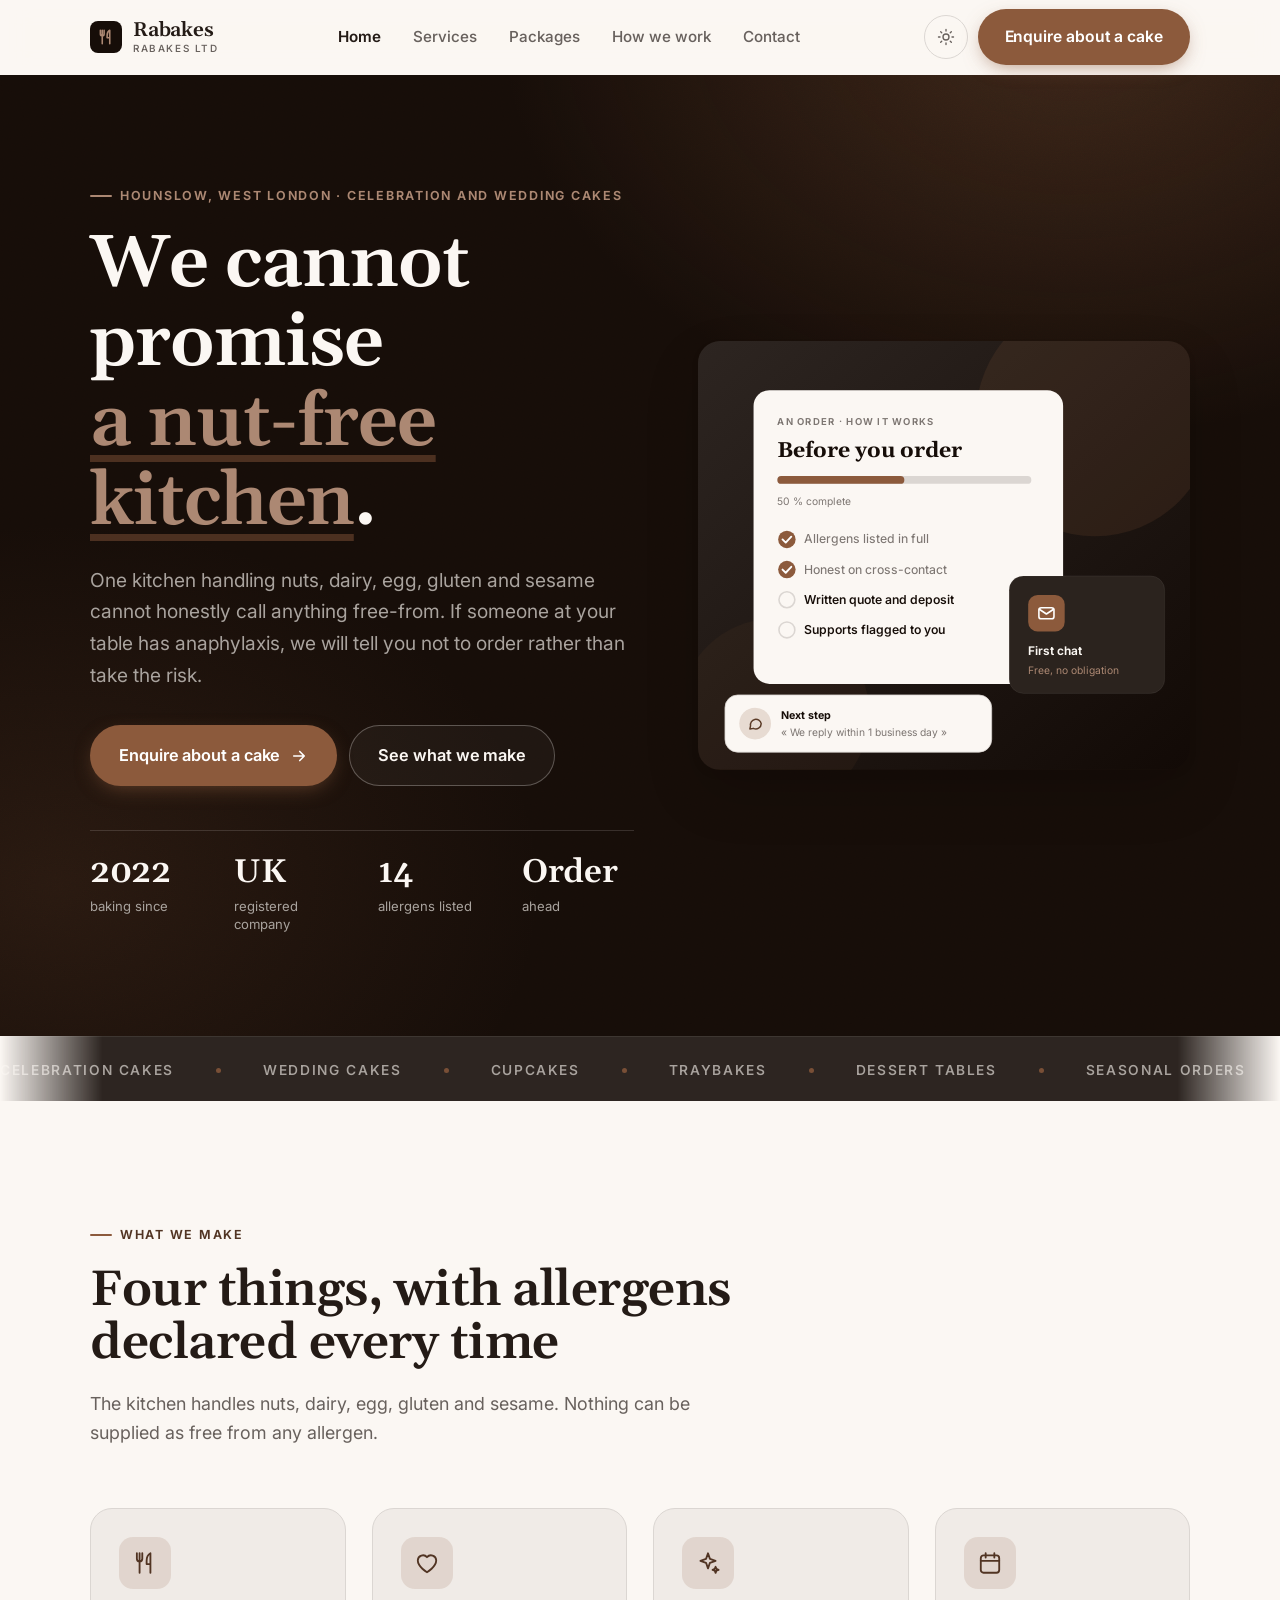
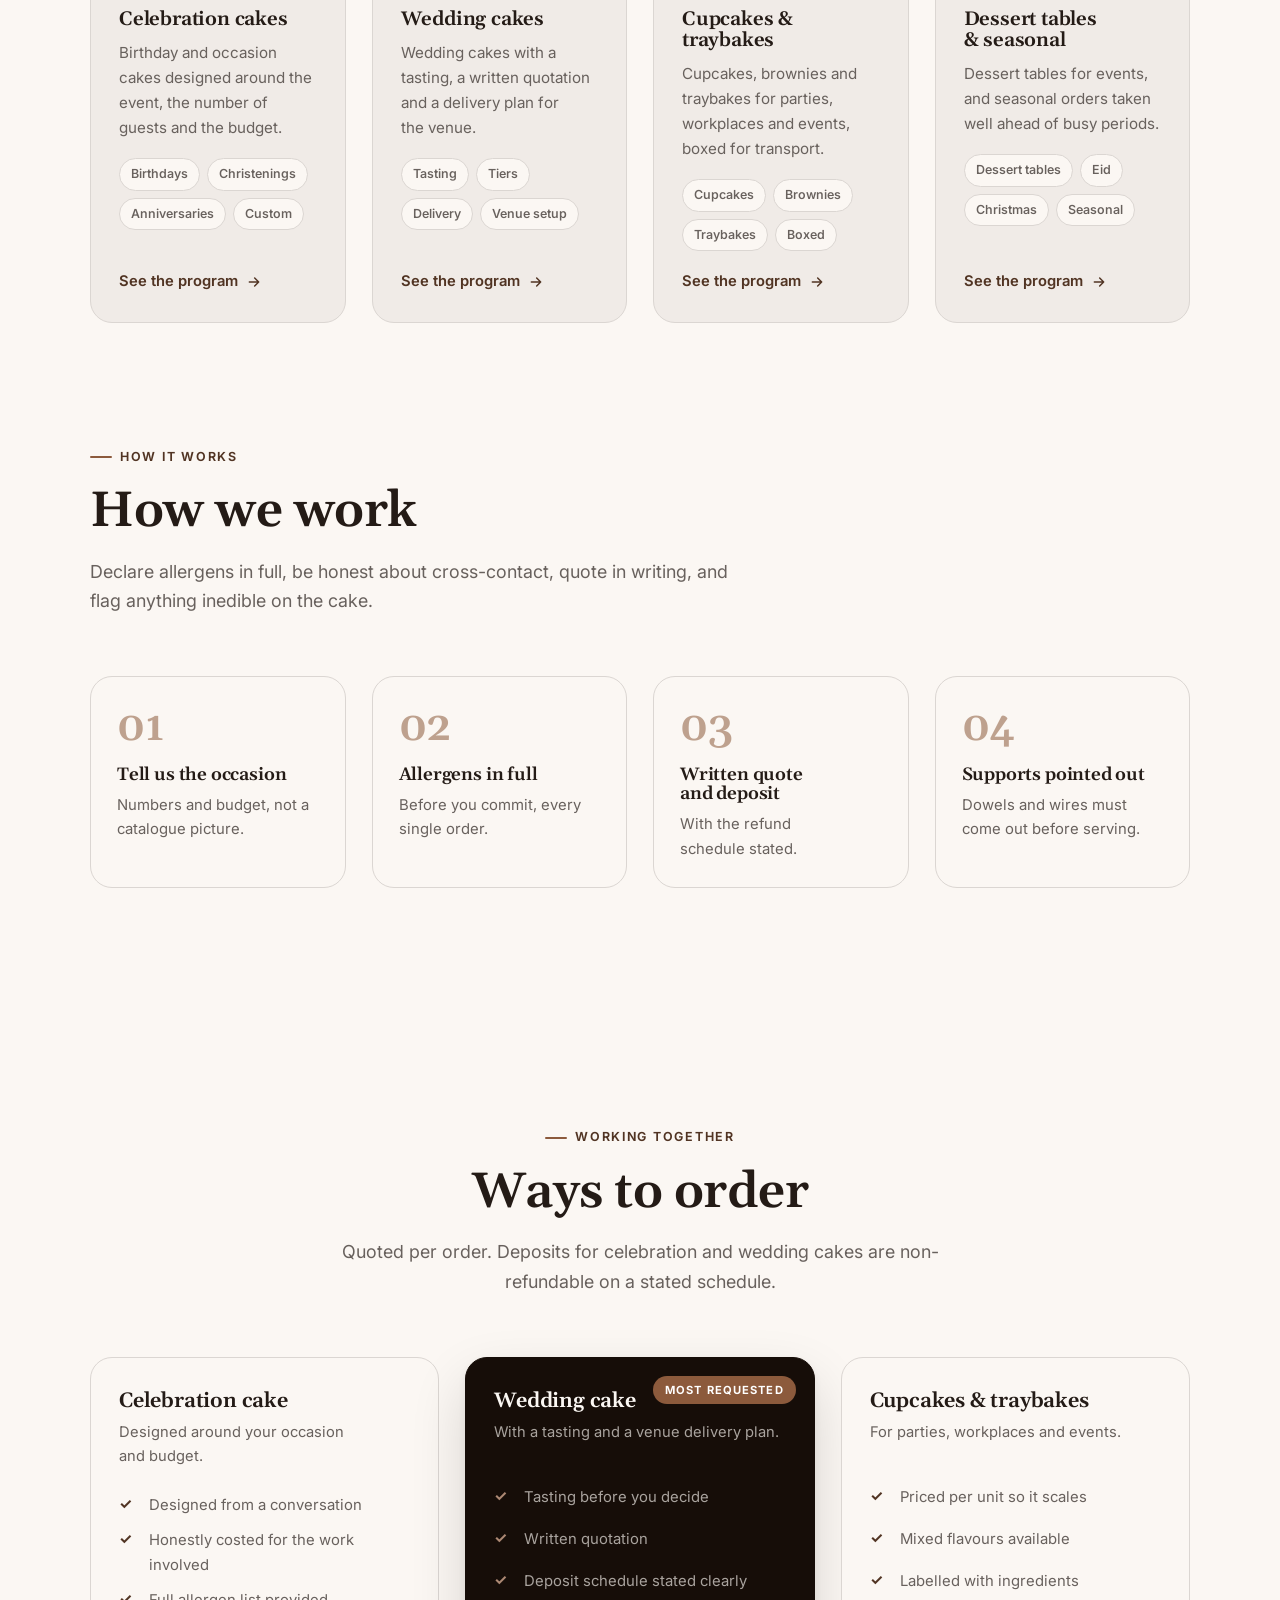
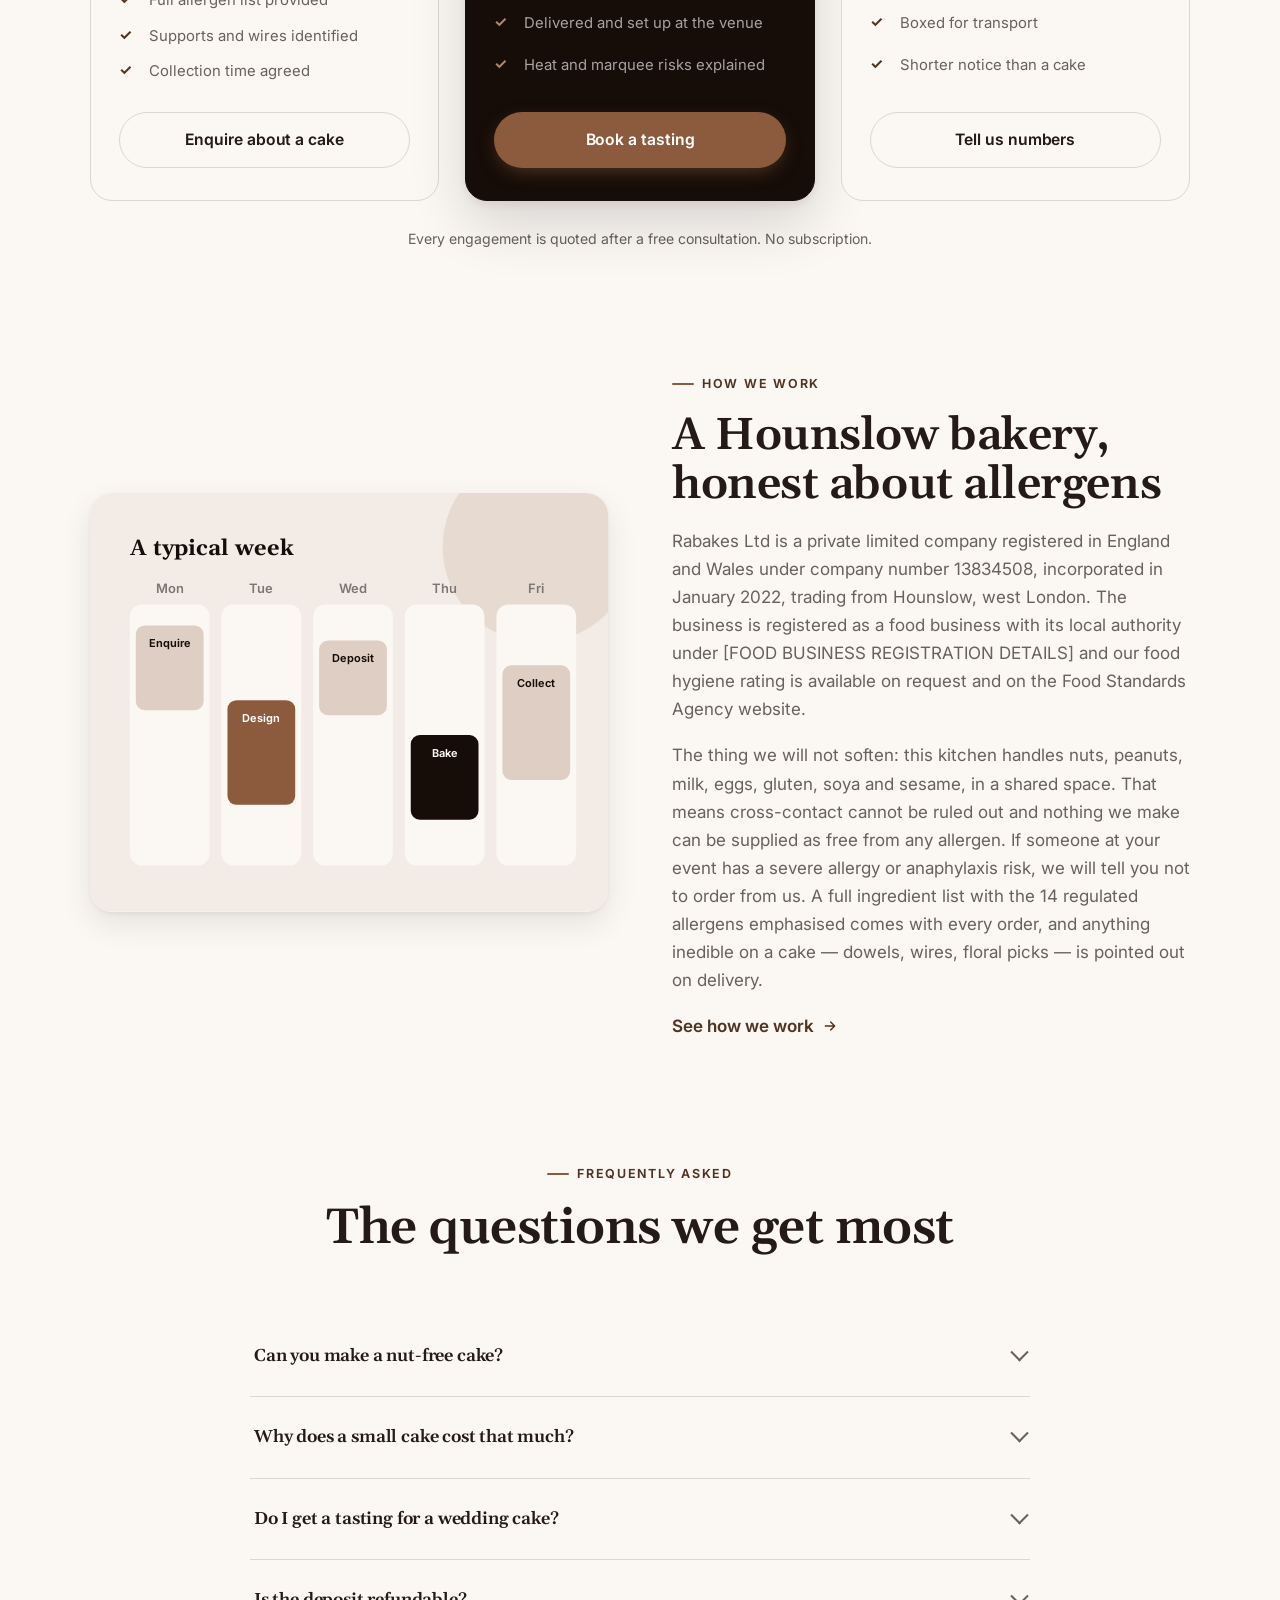
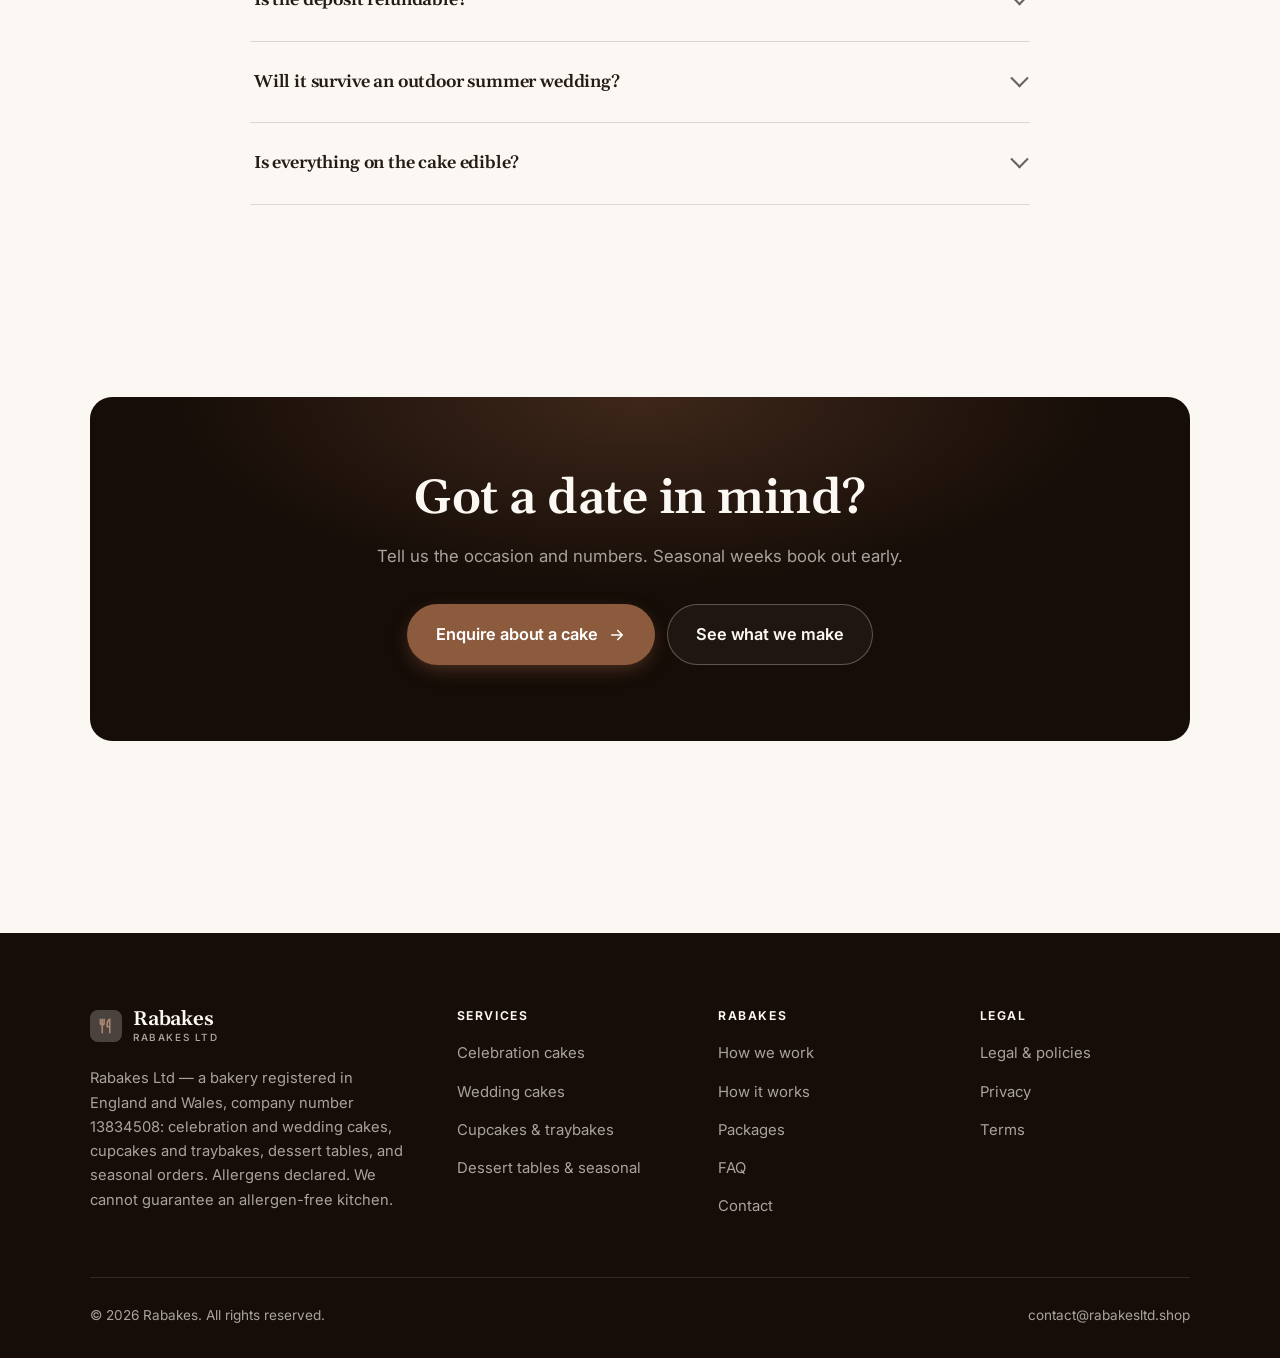
<file: index.html>
<!DOCTYPE html>
<html lang="en" class="no-js">
<head>
<meta charset="utf-8">
<meta name="viewport" content="width=device-width, initial-scale=1">
<title>Rabakes Ltd — celebration and wedding cakes in Hounslow</title>
<meta name="description" content="Rabakes Ltd, a bakery in Hounslow: celebration and wedding cakes, cupcakes and traybakes, dessert tables and seasonal orders, with all 14 allergens declared on every order.">
<link rel="canonical" href="https://rabakesltd.shop/">

<meta property="og:type" content="website">
<meta property="og:url" content="https://rabakesltd.shop/">
<meta property="og:site_name" content="Rabakes">
<meta property="og:locale" content="en_US">
<meta property="og:title" content="Rabakes Ltd — celebration and wedding cakes in Hounslow">
<meta property="og:description" content="Rabakes Ltd, a bakery in Hounslow: celebration and wedding cakes, cupcakes and traybakes, dessert tables and seasonal orders, with all 14 allergens declared on every order.">
<meta name="theme-color" content="#160d08">

<link rel="icon" href="assets/img/favicon.svg" type="image/svg+xml">
<link rel="preconnect" href="https://fonts.googleapis.com">
<link rel="preconnect" href="https://fonts.gstatic.com" crossorigin>
<link rel="stylesheet" href="https://fonts.googleapis.com/css2?family=Gelasio:wght@400;600;700&family=Inter:wght@400..700&display=swap">
<link rel="stylesheet" href="assets/css/style.css">

<!-- Thème appliqué avant le premier rendu (évite le flash) -->
<script>
document.documentElement.classList.remove('no-js');
(function(){try{var t=localStorage.getItem('site-theme');if(t){document.documentElement.setAttribute('data-theme',t);}}catch(e){}})();
</script>
<script type="application/ld+json">
{
  "@context": "https://schema.org",
  "@type": "Organization",
  "name": "Rabakes",
  "url": "https://rabakesltd.shop/",
  "email": "contact@rabakesltd.shop",
  "description": "Rabakes Ltd, a bakery in Hounslow: celebration and wedding cakes, cupcakes and traybakes, dessert tables and seasonal orders, with all 14 allergens declared on every order.",
  "areaServed": "US",
  "knowsLanguage": "en"
}
</script>
</head>

<body>
<a class="skip-link" href="#main">Skip to main content</a>

<header class="site-header">
  <nav class="wrap nav" aria-label="Main navigation">
    <a class="brand" href="index.html">
      <svg class="brand__mark" viewBox="0 0 64 64" aria-hidden="true">
        <rect class="bm-bg" width="64" height="64" rx="16"/>
        <g class="bm-ic" transform="translate(14 14) scale(1.5)" fill="none" stroke-width="2.1" stroke-linecap="round" stroke-linejoin="round"><path d="M7 3v8M4.5 3v5a2.5 2.5 0 0 0 5 0V3M7 11v10M17 21V3c-2.2 1.2-3.5 3.6-3.5 7v3H17"/></g>
      </svg>
      <span>Rabakes<span class="brand__sub">Rabakes Ltd</span></span>
    </a>

    <ul class="nav__links" id="nav-links">
      <li><a href="index.html" aria-current="page">Home</a></li>
      <li><a href="programs.html">Services</a></li>
      <li><a href="index.html#pricing">Packages</a></li>
      <li><a href="about.html">How we work</a></li>
      <li><a href="contact.html">Contact</a></li>
      <li><a class="btn btn--primary" href="contact.html">Enquire about a cake</a></li>
    </ul>

    <div class="nav__cta">
      <button class="theme-toggle" type="button" aria-label="Switch to dark theme">
        <svg class="icon-sun" viewBox="0 0 24 24" fill="none" stroke="currentColor" stroke-width="1.8" stroke-linecap="round" aria-hidden="true"><circle cx="12" cy="12" r="4"/><path d="M12 2v2m0 16v2M2 12h2m16 0h2M4.9 4.9l1.4 1.4m11.4 11.4 1.4 1.4M19.1 4.9l-1.4 1.4M6.3 17.7l-1.4 1.4"/></svg>
        <svg class="icon-moon" viewBox="0 0 24 24" fill="none" stroke="currentColor" stroke-width="1.8" stroke-linecap="round" stroke-linejoin="round" aria-hidden="true"><path d="M21 12.8A9 9 0 1 1 11.2 3a7 7 0 0 0 9.8 9.8z"/></svg>
      </button>
      <a class="btn btn--primary" href="contact.html">Enquire about a cake</a>
      <button class="nav__toggle" type="button" aria-expanded="false" aria-controls="nav-links" aria-label="Open menu">
        <svg class="icon-open" viewBox="0 0 24 24" fill="none" stroke="currentColor" stroke-width="2" stroke-linecap="round" aria-hidden="true"><path d="M3 6h18M3 12h18M3 18h18"/></svg>
        <svg class="icon-close" viewBox="0 0 24 24" fill="none" stroke="currentColor" stroke-width="2" stroke-linecap="round" aria-hidden="true"><path d="M6 6l12 12M18 6L6 18"/></svg>
      </button>
    </div>
  </nav>
</header>

<main id="main">

<section class="hero">
  <div class="wrap hero__inner">
    <div>
      <span class="eyebrow hero__eyebrow">Hounslow, west London · Celebration and wedding cakes</span>
      <h1>We cannot promise<br> <em>a nut-free kitchen</em>.</h1>
      <p class="hero__lede">One kitchen handling nuts, dairy, egg, gluten and sesame cannot honestly call anything free-from. If someone at your table has anaphylaxis, we will tell you not to order rather than take the risk.</p>

      <div class="hero__actions">
        <a class="btn btn--primary btn--lg" href="contact.html">Enquire about a cake <svg viewBox="0 0 24 24" fill="none" stroke="currentColor" stroke-width="2.2" stroke-linecap="round" stroke-linejoin="round" aria-hidden="true"><path d="M5 12h14M13 6l6 6-6 6"/></svg></a>
        <a class="btn btn--on-dark btn--lg" href="programs.html">See what we make</a>
      </div>

      <ul class="hero__proof">
        <li><span class="stat__num">2022</span><span class="stat__label">baking since</span></li>
        <li><span class="stat__num">UK</span><span class="stat__label">registered company</span></li>
        <li><span class="stat__num">14</span><span class="stat__label">allergens listed</span></li>
        <li><span class="stat__num">Order</span><span class="stat__label">ahead</span></li>
      </ul>
    </div>

    <div class="hero__art">
      <svg viewBox="0 0 620 540" role="img" aria-label="How ordering a cake from Rabakes works, from allergens to written quote.">
        <defs>
          <linearGradient id="hbg" x1="0" y1="0" x2="1" y2="1">
            <stop offset="0" stop-color="#2d2521"/><stop offset="1" stop-color="#120a06"/>
          </linearGradient>
        </defs>
        <rect width="620" height="540" rx="22" fill="url(#hbg)"/>
        <circle cx="500" cy="96" r="150" fill="#8c5a3c" opacity=".16"/>
        <circle cx="96" cy="470" r="120" fill="#8c5a3c" opacity=".08"/>

        <g style="font-family: var(--font-body)">
          <!-- Carte programme -->
          <rect x="70" y="62" width="390" height="370" rx="20" fill="#fbf7f3"/>
          <text x="100" y="106" font-size="12" font-weight="650" letter-spacing="1.6" fill="#7d7672">AN ORDER · HOW IT WORKS</text>
          <text x="100" y="146" font-size="27" font-weight="700" fill="#160d08" style="font-family: var(--font-display)">Before you order</text>
          <rect x="100" y="170" width="320" height="10" rx="5" fill="#dbd6d2"/>
          <rect x="100" y="170" width="160" height="10" rx="5" fill="#8c5a3c"/>
          <text x="100" y="206" font-size="13" fill="#7d7672">50 % complete</text>
          <circle cx="112" cy="250" r="11" fill="#8c5a3c"/><path d="M106.5 250l4 4 7-7.5" fill="none" stroke="#ffffff" stroke-width="2.4" stroke-linecap="round" stroke-linejoin="round"/><text x="134" y="255" font-size="15.5" fill="#7d7672" font-weight="450">Allergens listed in full</text>
          <circle cx="112" cy="288" r="11" fill="#8c5a3c"/><path d="M106.5 288l4 4 7-7.5" fill="none" stroke="#ffffff" stroke-width="2.4" stroke-linecap="round" stroke-linejoin="round"/><text x="134" y="293" font-size="15.5" fill="#7d7672" font-weight="450">Honest on cross-contact</text>
          <circle cx="112" cy="326" r="10" fill="none" stroke="#dbd6d2" stroke-width="2"/><text x="134" y="331" font-size="15.5" fill="#160d08" font-weight="560">Written quote and deposit</text>
          <circle cx="112" cy="364" r="10" fill="none" stroke="#dbd6d2" stroke-width="2"/><text x="134" y="369" font-size="15.5" fill="#160d08" font-weight="560">Supports flagged to you</text>

          <!-- Carte séance -->
          <rect x="392" y="296" width="196" height="148" rx="18" fill="#2b231e" stroke="#ffffff" stroke-opacity=".08"/>
          <rect x="416" y="320" width="46" height="46" rx="12" fill="#8c5a3c"/>
          <g transform="translate(427 331)" fill="none" stroke="#ffffff" color="#ffffff" stroke-width="2" stroke-linecap="round" stroke-linejoin="round"><rect x="2.5" y="5" width="19" height="14" rx="3"/><path d="M3 7l9 6 9-6"/></g>
          <text x="416" y="396" font-size="15" font-weight="650" fill="#fbf7f3">First chat</text>
          <text x="416" y="420" font-size="13" fill="#ac8873">Free, no obligation</text>

          <!-- Retour du coach -->
          <rect x="34" y="446" width="336" height="72" rx="16" fill="#fbf7f3" stroke="#dbd6d2"/>
          <circle cx="72" cy="482" r="20" fill="#e7dbd2"/>
          <g transform="translate(62 472) scale(.84)" fill="none" stroke="#5b3b27" stroke-width="2.2" stroke-linecap="round" stroke-linejoin="round"><path d="M21 12a8 8 0 0 1-11.6 7.1L4 20l1-4.6A8 8 0 1 1 21 12z"/></g>
          <text x="104" y="476" font-size="13.5" font-weight="700" fill="#160d08">Next step</text>
          <text x="104" y="498" font-size="13" fill="#7d7672">« We reply within 1 business day »</text>
        </g>
      </svg>
    </div>
  </div>
</section>

<div class="marquee" aria-hidden="true">
  <div class="marquee__track"><span>Celebration cakes</span><span>Wedding cakes</span><span>Cupcakes</span><span>Traybakes</span><span>Dessert tables</span><span>Seasonal orders</span><span>Allergens declared</span><span>Tasting</span><span>Written quotes</span><span>Hounslow</span><span>Celebration cakes</span><span>Wedding cakes</span><span>Cupcakes</span><span>Traybakes</span><span>Dessert tables</span><span>Seasonal orders</span><span>Allergens declared</span><span>Tasting</span><span>Written quotes</span><span>Hounslow</span></div>
</div>

<section class="section wrap" id="programs">
  <div class="section-head reveal">
    <span class="eyebrow">What we make</span>
    <h2>Four things, with allergens declared every time</h2>
    <p>The kitchen handles nuts, dairy, egg, gluten and sesame. Nothing can be supplied as free from any allergen.</p>
  </div>
  <div class="grid grid--4 reveal-group">
    <a class="card" href="programs.html#celebration">
      <div class="card__icon"><svg viewBox="0 0 24 24" fill="none" stroke="currentColor" stroke-width="1.7" stroke-linecap="round" stroke-linejoin="round" aria-hidden="true"><path d="M7 3v8M4.5 3v5a2.5 2.5 0 0 0 5 0V3M7 11v10M17 21V3c-2.2 1.2-3.5 3.6-3.5 7v3H17"/></svg></div>
      <h3>Celebration cakes</h3>
      <p>Birthday and occasion cakes designed around the event, the number of guests and the budget.</p>
      <ul class="tags"><li>Birthdays</li><li>Christenings</li><li>Anniversaries</li><li>Custom</li></ul>
      <span class="arrow-link">See the program <svg viewBox="0 0 24 24" fill="none" stroke="currentColor" stroke-width="2.2" stroke-linecap="round" stroke-linejoin="round" aria-hidden="true"><path d="M5 12h14M13 6l6 6-6 6"/></svg></span>
    </a>
    <a class="card" href="programs.html#wedding">
      <div class="card__icon"><svg viewBox="0 0 24 24" fill="none" stroke="currentColor" stroke-width="1.7" stroke-linecap="round" stroke-linejoin="round" aria-hidden="true"><path d="M12 20.5s-8.5-4.8-8.5-11A4.8 4.8 0 0 1 12 6.6a4.8 4.8 0 0 1 8.5 2.9c0 6.2-8.5 11-8.5 11z"/></svg></div>
      <h3>Wedding cakes</h3>
      <p>Wedding cakes with a tasting, a written quotation and a delivery plan for the venue.</p>
      <ul class="tags"><li>Tasting</li><li>Tiers</li><li>Delivery</li><li>Venue setup</li></ul>
      <span class="arrow-link">See the program <svg viewBox="0 0 24 24" fill="none" stroke="currentColor" stroke-width="2.2" stroke-linecap="round" stroke-linejoin="round" aria-hidden="true"><path d="M5 12h14M13 6l6 6-6 6"/></svg></span>
    </a>
    <a class="card" href="programs.html#cupcakes">
      <div class="card__icon"><svg viewBox="0 0 24 24" fill="none" stroke="currentColor" stroke-width="1.7" stroke-linecap="round" stroke-linejoin="round" aria-hidden="true"><path d="M12 3l1.8 5.2L19 10l-5.2 1.8L12 17l-1.8-5.2L5 10l5.2-1.8zM19 15.5l.8 2 2 .8-2 .8-.8 2-.8-2-2-.8 2-.8z"/></svg></div>
      <h3>Cupcakes &amp; traybakes</h3>
      <p>Cupcakes, brownies and traybakes for parties, workplaces and events, boxed for transport.</p>
      <ul class="tags"><li>Cupcakes</li><li>Brownies</li><li>Traybakes</li><li>Boxed</li></ul>
      <span class="arrow-link">See the program <svg viewBox="0 0 24 24" fill="none" stroke="currentColor" stroke-width="2.2" stroke-linecap="round" stroke-linejoin="round" aria-hidden="true"><path d="M5 12h14M13 6l6 6-6 6"/></svg></span>
    </a>
    <a class="card" href="programs.html#seasonal">
      <div class="card__icon"><svg viewBox="0 0 24 24" fill="none" stroke="currentColor" stroke-width="1.7" stroke-linecap="round" stroke-linejoin="round" aria-hidden="true"><rect x="3.5" y="5" width="17" height="16" rx="2.5"/><path d="M8 3v4M16 3v4M3.5 10h17"/></svg></div>
      <h3>Dessert tables &amp; seasonal</h3>
      <p>Dessert tables for events, and seasonal orders taken well ahead of busy periods.</p>
      <ul class="tags"><li>Dessert tables</li><li>Eid</li><li>Christmas</li><li>Seasonal</li></ul>
      <span class="arrow-link">See the program <svg viewBox="0 0 24 24" fill="none" stroke="currentColor" stroke-width="2.2" stroke-linecap="round" stroke-linejoin="round" aria-hidden="true"><path d="M5 12h14M13 6l6 6-6 6"/></svg></span>
    </a>
  </div>
</section>

<section class="section section--flush wrap" id="how-it-works">
  <div class="section-head reveal">
    <span class="eyebrow">How it works</span>
    <h2>How we work</h2>
    <p>Declare allergens in full, be honest about cross-contact, quote in writing, and flag anything inedible on the cake.</p>
  </div>
  <div class="grid grid--4 steps reveal-group">
    <article class="step">
      <h3>Tell us the occasion</h3>
      <p>Numbers and budget, not a catalogue picture.</p>
    </article>
    <article class="step">
      <h3>Allergens in full</h3>
      <p>Before you commit, every single order.</p>
    </article>
    <article class="step">
      <h3>Written quote and deposit</h3>
      <p>With the refund schedule stated.</p>
    </article>
    <article class="step">
      <h3>Supports pointed out</h3>
      <p>Dowels and wires must come out before serving.</p>
    </article>
  </div>
</section>

<section class="section wrap" id="pricing">
  <div class="section-head section-head--center reveal">
    <span class="eyebrow">Working together</span>
    <h2>Ways to order</h2>
    <p>Quoted per order. Deposits for celebration and wedding cakes are non-refundable on a stated schedule.</p>
  </div>
  <div class="grid grid--3 plans reveal-group">
    <article class="plan">
      
      <h3>Celebration cake</h3>
      <p class="plan__desc">Designed around your occasion and budget.</p>
      
      <ul class="plan__features">
        <li>Designed from a conversation</li>
        <li>Honestly costed for the work involved</li>
        <li>Full allergen list provided</li>
        <li>Supports and wires identified</li>
        <li>Collection time agreed</li>
      </ul>
      <a class="btn btn--ghost btn--block" href="contact.html">Enquire about a cake</a>
    </article>
    <article class="plan plan--featured">
      <span class="plan__tag">Most requested</span>
      <h3>Wedding cake</h3>
      <p class="plan__desc">With a tasting and a venue delivery plan.</p>
      
      <ul class="plan__features">
        <li>Tasting before you decide</li>
        <li>Written quotation</li>
        <li>Deposit schedule stated clearly</li>
        <li>Delivered and set up at the venue</li>
        <li>Heat and marquee risks explained</li>
      </ul>
      <a class="btn btn--primary btn--block" href="contact.html">Book a tasting</a>
    </article>
    <article class="plan">
      
      <h3>Cupcakes &amp; traybakes</h3>
      <p class="plan__desc">For parties, workplaces and events.</p>
      
      <ul class="plan__features">
        <li>Priced per unit so it scales</li>
        <li>Mixed flavours available</li>
        <li>Labelled with ingredients</li>
        <li>Boxed for transport</li>
        <li>Shorter notice than a cake</li>
      </ul>
      <a class="btn btn--ghost btn--block" href="contact.html">Tell us numbers</a>
    </article>
  </div>
  <p class="plans-note">Every engagement is quoted after a free consultation. No subscription.</p>
</section>

<section class="section section--flush wrap">
  <div class="split reveal">
    <div class="split__art">
      <svg viewBox="0 0 520 420" role="img" aria-label="Example of a typical week: Enquire, Design, Deposit, Bake, Collect.">
        <rect width="520" height="420" rx="20" fill="#f3ece6"/>
        <circle cx="450" cy="54" r="96" fill="#8c5a3c" opacity=".12"/>
        <g style="font-family: var(--font-body)">
        <text x="40" y="62" font-size="22" font-weight="700" fill="#160d08" style="font-family: var(--font-display)">A typical week</text>
        <text x="80" y="100" text-anchor="middle" font-size="13" font-weight="600" fill="#7d7672">Mon</text>
        <rect x="40" y="112" width="80" height="262" rx="12" fill="#fbf7f3"/>
        <rect x="46" y="133" width="68" height="85" rx="9" fill="#decec3"/>
        <text x="80" y="155" text-anchor="middle" font-size="11" font-weight="650" fill="#160d08">Enquire</text>
        <text x="172" y="100" text-anchor="middle" font-size="13" font-weight="600" fill="#7d7672">Tue</text>
        <rect x="132" y="112" width="80" height="262" rx="12" fill="#fbf7f3"/>
        <rect x="138" y="208" width="68" height="105" rx="9" fill="#8c5a3c"/>
        <text x="172" y="230" text-anchor="middle" font-size="11" font-weight="650" fill="#ffffff">Design</text>
        <text x="264" y="100" text-anchor="middle" font-size="13" font-weight="600" fill="#7d7672">Wed</text>
        <rect x="224" y="112" width="80" height="262" rx="12" fill="#fbf7f3"/>
        <rect x="230" y="148" width="68" height="75" rx="9" fill="#decec3"/>
        <text x="264" y="170" text-anchor="middle" font-size="11" font-weight="650" fill="#160d08">Deposit</text>
        <text x="356" y="100" text-anchor="middle" font-size="13" font-weight="600" fill="#7d7672">Thu</text>
        <rect x="316" y="112" width="80" height="262" rx="12" fill="#fbf7f3"/>
        <rect x="322" y="243" width="68" height="85" rx="9" fill="#160d08"/>
        <text x="356" y="265" text-anchor="middle" font-size="11" font-weight="650" fill="#fbf7f3">Bake</text>
        <text x="448" y="100" text-anchor="middle" font-size="13" font-weight="600" fill="#7d7672">Fri</text>
        <rect x="408" y="112" width="80" height="262" rx="12" fill="#fbf7f3"/>
        <rect x="414" y="173" width="68" height="115" rx="9" fill="#decec3"/>
        <text x="448" y="195" text-anchor="middle" font-size="11" font-weight="650" fill="#160d08">Collect</text>
        </g>
      </svg>
    </div>
    <div>
      <span class="eyebrow">How we work</span>
      <h2>A Hounslow bakery, honest about allergens</h2>
      <p>Rabakes Ltd is a private limited company registered in England and Wales under company number 13834508, incorporated in January 2022, trading from Hounslow, west London. The business is registered as a food business with its local authority under [FOOD BUSINESS REGISTRATION DETAILS] and our food hygiene rating is available on request and on the Food Standards Agency website.</p>
      <p>The thing we will not soften: this kitchen handles nuts, peanuts, milk, eggs, gluten, soya and sesame, in a shared space. That means cross-contact cannot be ruled out and nothing we make can be supplied as free from any allergen. If someone at your event has a severe allergy or anaphylaxis risk, we will tell you not to order from us. A full ingredient list with the 14 regulated allergens emphasised comes with every order, and anything inedible on a cake — dowels, wires, floral picks — is pointed out on delivery.</p>
      <p><a class="arrow-link" href="about.html">See how we work <svg viewBox="0 0 24 24" fill="none" stroke="currentColor" stroke-width="2.2" stroke-linecap="round" stroke-linejoin="round" aria-hidden="true"><path d="M5 12h14M13 6l6 6-6 6"/></svg></a></p>
    </div>
  </div>
</section>

<section class="section section--flush wrap" id="faq">
  <div class="section-head section-head--center reveal">
    <span class="eyebrow">Frequently asked</span>
    <h2>The questions we get most</h2>
  </div>
  <div class="faq reveal">
    <details>
      <summary>Can you make a nut-free cake?</summary>
      <p>No, and nor can any single kitchen that handles nuts. We can avoid nuts as an ingredient, but cross-contact cannot be excluded. If the allergy is severe we will tell you honestly not to order from us.</p>
    </details>
    <details>
      <summary>Why does a small cake cost that much?</summary>
      <p>Because the price reflects hours rather than ingredients. Elaborate sugar work and sharp edges take a long time, and a simpler design at the same size costs considerably less — we will show you both.</p>
    </details>
    <details>
      <summary>Do I get a tasting for a wedding cake?</summary>
      <p>Yes, before you decide anything. Choosing a flavour from a photograph is how couples end up with a cake they do not enjoy on the day.</p>
    </details>
    <details>
      <summary>Is the deposit refundable?</summary>
      <p>No, on the schedule in your written quotation. We buy in and block out production time for your date, which is why the terms are written down before you pay rather than mentioned later.</p>
    </details>
    <details>
      <summary>Will it survive an outdoor summer wedding?</summary>
      <p>Some designs will and some will not. Buttercream in a hot marquee is a known problem and we will tell you before you choose it rather than after it slides.</p>
    </details>
    <details>
      <summary>Is everything on the cake edible?</summary>
      <p>Not always. Dowels, supports, wires and floral picks are structural and must be removed before serving. We point them out on delivery, and it matters most where children are eating.</p>
    </details>
  </div>
</section>

<section class="wrap section--tight">
  <div class="cta-band reveal">
    <h2>Got a date in mind?</h2>
    <p>Tell us the occasion and numbers. Seasonal weeks book out early.</p>
    <div class="hero__actions">
      <a class="btn btn--primary btn--lg" href="contact.html">Enquire about a cake <svg viewBox="0 0 24 24" fill="none" stroke="currentColor" stroke-width="2.2" stroke-linecap="round" stroke-linejoin="round" aria-hidden="true"><path d="M5 12h14M13 6l6 6-6 6"/></svg></a>
      <a class="btn btn--on-dark btn--lg" href="programs.html">See what we make</a>
    </div>
  </div>
</section>

</main>

<footer class="site-footer">
  <div class="wrap">
    <div class="footer__grid">
      <div class="footer__brand">
        <a class="brand" href="index.html">
          <svg class="brand__mark" viewBox="0 0 64 64" aria-hidden="true">
        <rect class="bm-bg" width="64" height="64" rx="16"/>
        <g class="bm-ic" transform="translate(14 14) scale(1.5)" fill="none" stroke-width="2.1" stroke-linecap="round" stroke-linejoin="round"><path d="M7 3v8M4.5 3v5a2.5 2.5 0 0 0 5 0V3M7 11v10M17 21V3c-2.2 1.2-3.5 3.6-3.5 7v3H17"/></g>
      </svg>
          <span>Rabakes<span class="brand__sub">Rabakes Ltd</span></span>
        </a>
        <p>Rabakes Ltd — a bakery registered in England and Wales, company number 13834508: celebration and wedding cakes, cupcakes and traybakes, dessert tables, and seasonal orders. Allergens declared. We cannot guarantee an allergen-free kitchen.</p>
      </div>

      <div class="footer__col">
        <h4>Services</h4>
        <ul>
          <li><a href="programs.html#celebration">Celebration cakes</a></li>
          <li><a href="programs.html#wedding">Wedding cakes</a></li>
          <li><a href="programs.html#cupcakes">Cupcakes &amp; traybakes</a></li>
          <li><a href="programs.html#seasonal">Dessert tables &amp; seasonal</a></li>
        </ul>
      </div>

      <div class="footer__col">
        <h4>Rabakes</h4>
        <ul>
          <li><a href="about.html">How we work</a></li>
          <li><a href="index.html#how-it-works">How it works</a></li>
          <li><a href="index.html#pricing">Packages</a></li>
          <li><a href="index.html#faq">FAQ</a></li>
          <li><a href="contact.html">Contact</a></li>
        </ul>
      </div>

      <div class="footer__col">
        <h4>Legal</h4>
        <ul>
          <li><a href="legal.html">Legal &amp; policies</a></li>
          <li><a href="legal.html#privacy">Privacy</a></li>
          <li><a href="legal.html#terms">Terms</a></li>
        </ul>
      </div>
    </div>

    <div class="footer__bottom">
      <p>© <span data-year>2026</span> Rabakes. All rights reserved.</p>
      <p><a href="mailto:contact@rabakesltd.shop">contact@rabakesltd.shop</a></p>
    </div>
  </div>
</footer>

<script src="assets/js/main.js" defer></script>
</body>
</html>
</file>
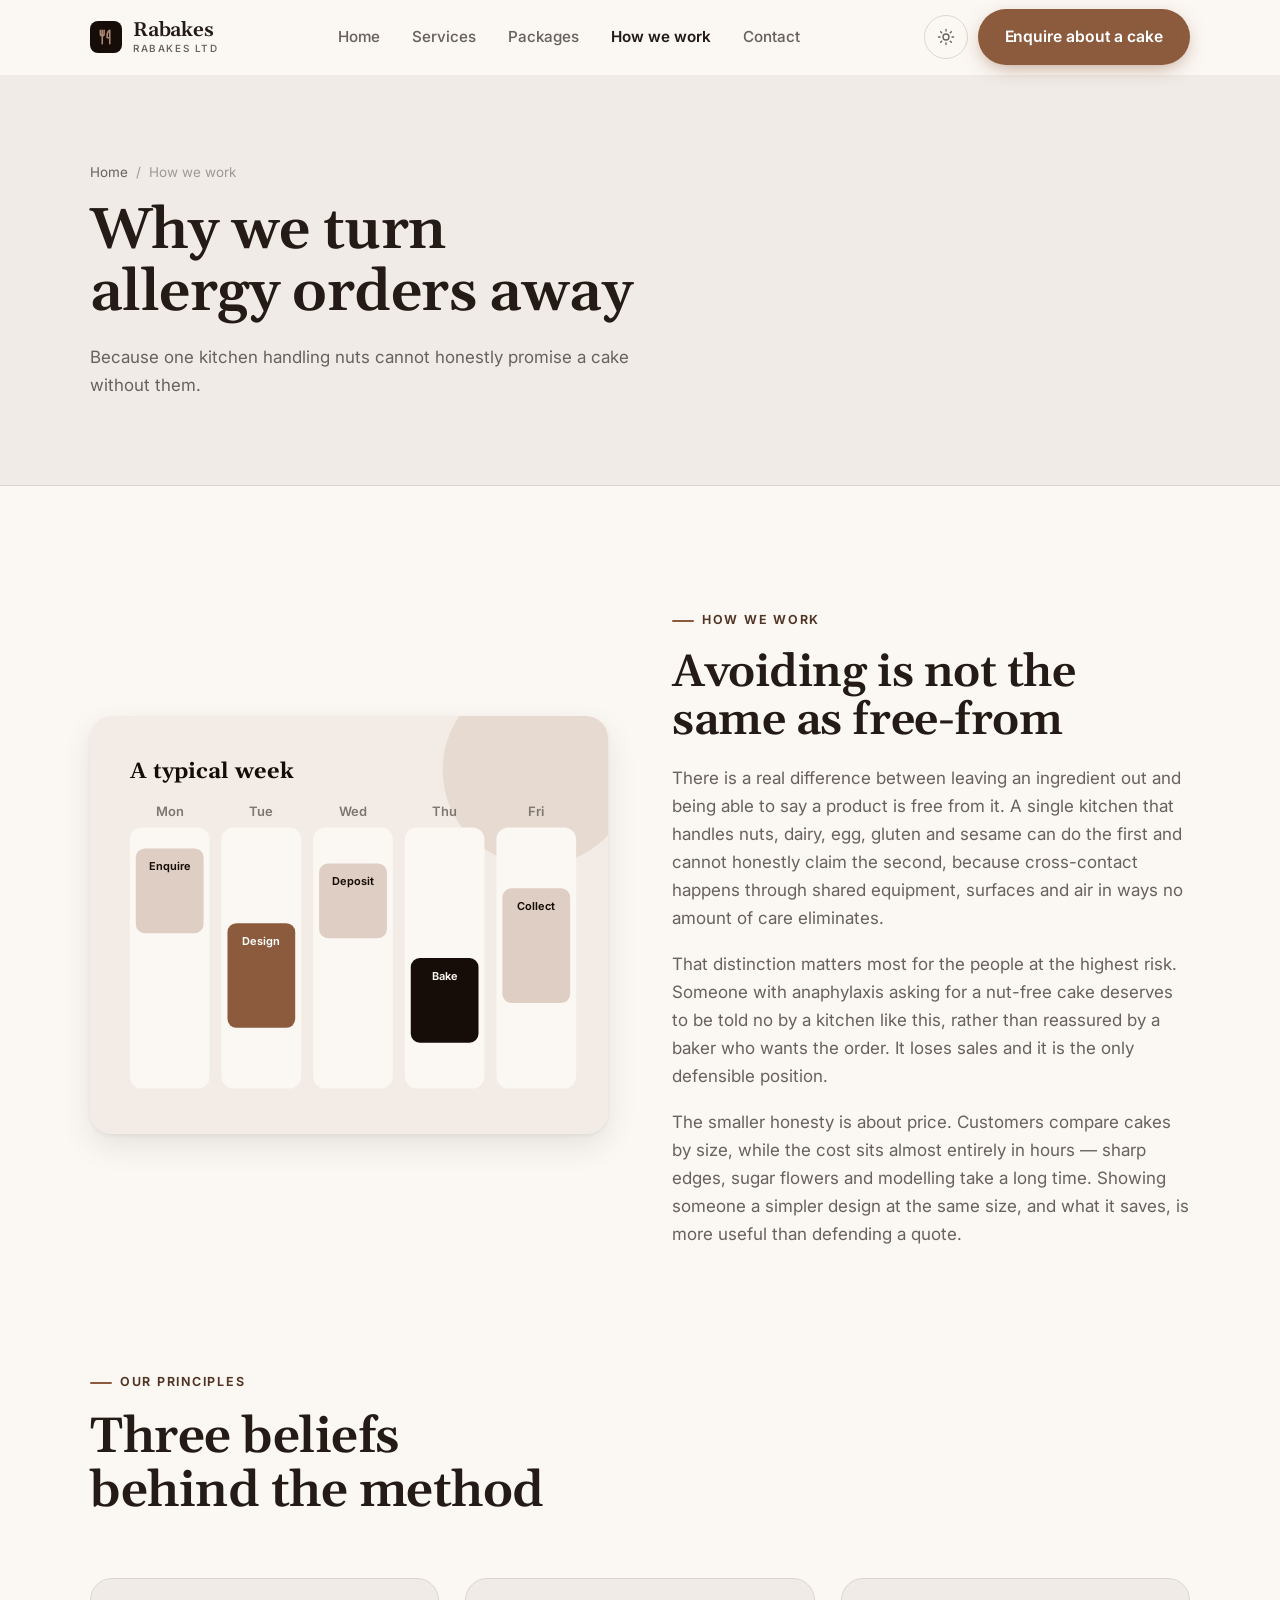
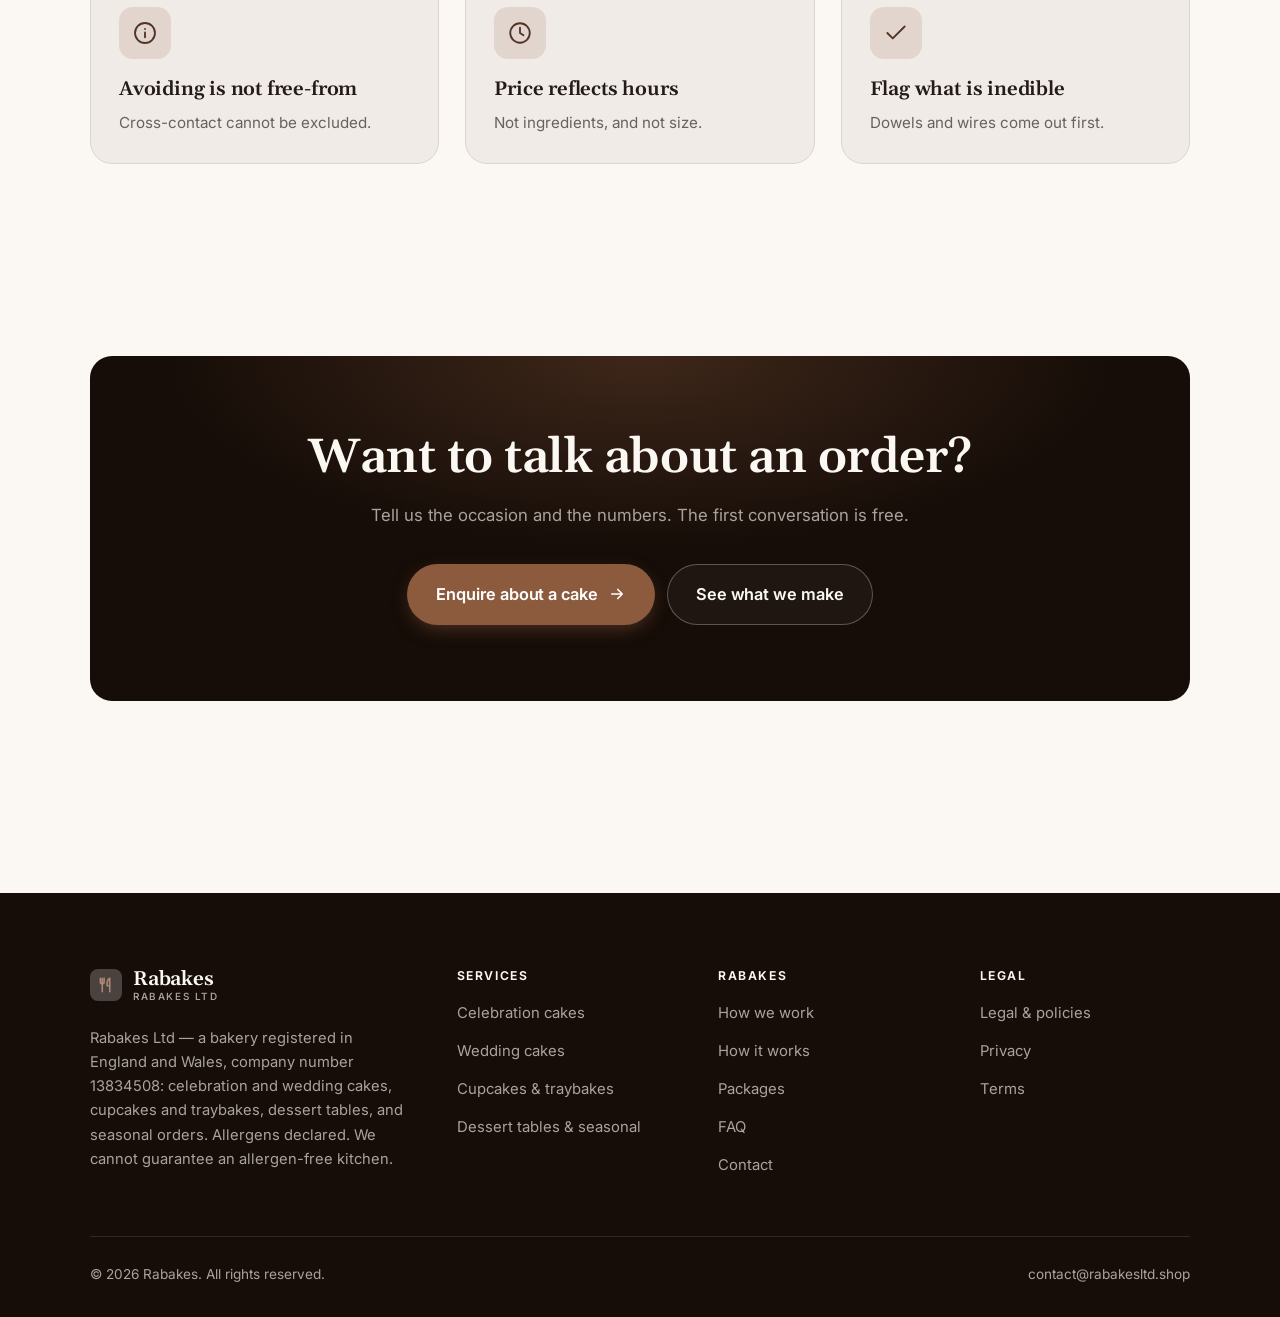
<file: about.html>
<!DOCTYPE html>
<html lang="en" class="no-js">
<head>
<meta charset="utf-8">
<meta name="viewport" content="width=device-width, initial-scale=1">
<title>How we work — Rabakes</title>
<meta name="description" content="About Rabakes Ltd, a bakery in Hounslow, company number 13834508.">
<link rel="canonical" href="https://rabakesltd.shop/about.html">

<meta property="og:type" content="website">
<meta property="og:url" content="https://rabakesltd.shop/about.html">
<meta property="og:site_name" content="Rabakes">
<meta property="og:locale" content="en_US">
<meta property="og:title" content="How we work — Rabakes">
<meta property="og:description" content="About Rabakes Ltd, a bakery in Hounslow, company number 13834508.">
<meta name="theme-color" content="#160d08">

<link rel="icon" href="assets/img/favicon.svg" type="image/svg+xml">
<link rel="preconnect" href="https://fonts.googleapis.com">
<link rel="preconnect" href="https://fonts.gstatic.com" crossorigin>
<link rel="stylesheet" href="https://fonts.googleapis.com/css2?family=Gelasio:wght@400;600;700&family=Inter:wght@400..700&display=swap">
<link rel="stylesheet" href="assets/css/style.css">

<!-- Thème appliqué avant le premier rendu (évite le flash) -->
<script>
document.documentElement.classList.remove('no-js');
(function(){try{var t=localStorage.getItem('site-theme');if(t){document.documentElement.setAttribute('data-theme',t);}}catch(e){}})();
</script>
</head>

<body>
<a class="skip-link" href="#main">Skip to main content</a>

<header class="site-header">
  <nav class="wrap nav" aria-label="Main navigation">
    <a class="brand" href="index.html">
      <svg class="brand__mark" viewBox="0 0 64 64" aria-hidden="true">
        <rect class="bm-bg" width="64" height="64" rx="16"/>
        <g class="bm-ic" transform="translate(14 14) scale(1.5)" fill="none" stroke-width="2.1" stroke-linecap="round" stroke-linejoin="round"><path d="M7 3v8M4.5 3v5a2.5 2.5 0 0 0 5 0V3M7 11v10M17 21V3c-2.2 1.2-3.5 3.6-3.5 7v3H17"/></g>
      </svg>
      <span>Rabakes<span class="brand__sub">Rabakes Ltd</span></span>
    </a>

    <ul class="nav__links" id="nav-links">
      <li><a href="index.html">Home</a></li>
      <li><a href="programs.html">Services</a></li>
      <li><a href="index.html#pricing">Packages</a></li>
      <li><a href="about.html" aria-current="page">How we work</a></li>
      <li><a href="contact.html">Contact</a></li>
      <li><a class="btn btn--primary" href="contact.html">Enquire about a cake</a></li>
    </ul>

    <div class="nav__cta">
      <button class="theme-toggle" type="button" aria-label="Switch to dark theme">
        <svg class="icon-sun" viewBox="0 0 24 24" fill="none" stroke="currentColor" stroke-width="1.8" stroke-linecap="round" aria-hidden="true"><circle cx="12" cy="12" r="4"/><path d="M12 2v2m0 16v2M2 12h2m16 0h2M4.9 4.9l1.4 1.4m11.4 11.4 1.4 1.4M19.1 4.9l-1.4 1.4M6.3 17.7l-1.4 1.4"/></svg>
        <svg class="icon-moon" viewBox="0 0 24 24" fill="none" stroke="currentColor" stroke-width="1.8" stroke-linecap="round" stroke-linejoin="round" aria-hidden="true"><path d="M21 12.8A9 9 0 1 1 11.2 3a7 7 0 0 0 9.8 9.8z"/></svg>
      </button>
      <a class="btn btn--primary" href="contact.html">Enquire about a cake</a>
      <button class="nav__toggle" type="button" aria-expanded="false" aria-controls="nav-links" aria-label="Open menu">
        <svg class="icon-open" viewBox="0 0 24 24" fill="none" stroke="currentColor" stroke-width="2" stroke-linecap="round" aria-hidden="true"><path d="M3 6h18M3 12h18M3 18h18"/></svg>
        <svg class="icon-close" viewBox="0 0 24 24" fill="none" stroke="currentColor" stroke-width="2" stroke-linecap="round" aria-hidden="true"><path d="M6 6l12 12M18 6L6 18"/></svg>
      </button>
    </div>
  </nav>
</header>

<main id="main">

<section class="page-head">
  <div class="wrap">
    <nav class="breadcrumb" aria-label="Breadcrumb">
      <a href="index.html">Home</a><span>/</span><span aria-current="page">How we work</span>
    </nav>
    <h1>Why we turn allergy orders away</h1>
    <p>Because one kitchen handling nuts cannot honestly promise a cake without them.</p>
  </div>
</section>

<section class="section wrap">
  <div class="split reveal">
    <div class="split__art">
      <svg viewBox="0 0 520 420" role="img" aria-label="Example of a typical week: Enquire, Design, Deposit, Bake, Collect.">
        <rect width="520" height="420" rx="20" fill="#f3ece6"/>
        <circle cx="450" cy="54" r="96" fill="#8c5a3c" opacity=".12"/>
        <g style="font-family: var(--font-body)">
        <text x="40" y="62" font-size="22" font-weight="700" fill="#160d08" style="font-family: var(--font-display)">A typical week</text>
        <text x="80" y="100" text-anchor="middle" font-size="13" font-weight="600" fill="#7d7672">Mon</text>
        <rect x="40" y="112" width="80" height="262" rx="12" fill="#fbf7f3"/>
        <rect x="46" y="133" width="68" height="85" rx="9" fill="#decec3"/>
        <text x="80" y="155" text-anchor="middle" font-size="11" font-weight="650" fill="#160d08">Enquire</text>
        <text x="172" y="100" text-anchor="middle" font-size="13" font-weight="600" fill="#7d7672">Tue</text>
        <rect x="132" y="112" width="80" height="262" rx="12" fill="#fbf7f3"/>
        <rect x="138" y="208" width="68" height="105" rx="9" fill="#8c5a3c"/>
        <text x="172" y="230" text-anchor="middle" font-size="11" font-weight="650" fill="#ffffff">Design</text>
        <text x="264" y="100" text-anchor="middle" font-size="13" font-weight="600" fill="#7d7672">Wed</text>
        <rect x="224" y="112" width="80" height="262" rx="12" fill="#fbf7f3"/>
        <rect x="230" y="148" width="68" height="75" rx="9" fill="#decec3"/>
        <text x="264" y="170" text-anchor="middle" font-size="11" font-weight="650" fill="#160d08">Deposit</text>
        <text x="356" y="100" text-anchor="middle" font-size="13" font-weight="600" fill="#7d7672">Thu</text>
        <rect x="316" y="112" width="80" height="262" rx="12" fill="#fbf7f3"/>
        <rect x="322" y="243" width="68" height="85" rx="9" fill="#160d08"/>
        <text x="356" y="265" text-anchor="middle" font-size="11" font-weight="650" fill="#fbf7f3">Bake</text>
        <text x="448" y="100" text-anchor="middle" font-size="13" font-weight="600" fill="#7d7672">Fri</text>
        <rect x="408" y="112" width="80" height="262" rx="12" fill="#fbf7f3"/>
        <rect x="414" y="173" width="68" height="115" rx="9" fill="#decec3"/>
        <text x="448" y="195" text-anchor="middle" font-size="11" font-weight="650" fill="#160d08">Collect</text>
        </g>
      </svg>
    </div>
    <div>
      <span class="eyebrow">How we work</span>
      <h2>Avoiding is not the same as free-from</h2>
      <p>There is a real difference between leaving an ingredient out and being able to say a product is free from it. A single kitchen that handles nuts, dairy, egg, gluten and sesame can do the first and cannot honestly claim the second, because cross-contact happens through shared equipment, surfaces and air in ways no amount of care eliminates.</p>
      <p>That distinction matters most for the people at the highest risk. Someone with anaphylaxis asking for a nut-free cake deserves to be told no by a kitchen like this, rather than reassured by a baker who wants the order. It loses sales and it is the only defensible position.</p>
      <p>The smaller honesty is about price. Customers compare cakes by size, while the cost sits almost entirely in hours — sharp edges, sugar flowers and modelling take a long time. Showing someone a simpler design at the same size, and what it saves, is more useful than defending a quote.</p>
      <!--
        TO DO: add a short introduction of the coach (name, real background),
        with a photo if possible. Do not invent credentials — see README.md.
      -->
    </div>
  </div>
</section>

<section class="section section--flush wrap">
  <div class="section-head reveal">
    <span class="eyebrow">Our principles</span>
    <h2>Three beliefs behind the method</h2>
  </div>
  <div class="grid grid--3 reveal-group">
    <article class="card">
      <div class="card__icon"><svg viewBox="0 0 24 24" fill="none" stroke="currentColor" stroke-width="1.7" stroke-linecap="round" stroke-linejoin="round" aria-hidden="true"><circle cx="12" cy="12" r="9.2"/><path d="M12 16v-4.5M12 8.2v.1"/></svg></div>
      <h3>Avoiding is not free-from</h3>
      <p>Cross-contact cannot be excluded.</p>
    </article>
    <article class="card">
      <div class="card__icon"><svg viewBox="0 0 24 24" fill="none" stroke="currentColor" stroke-width="1.7" stroke-linecap="round" stroke-linejoin="round" aria-hidden="true"><circle cx="12" cy="12" r="9"/><path d="M12 7v5l3.2 2"/></svg></div>
      <h3>Price reflects hours</h3>
      <p>Not ingredients, and not size.</p>
    </article>
    <article class="card">
      <div class="card__icon"><svg viewBox="0 0 24 24" fill="none" stroke="currentColor" stroke-width="1.7" stroke-linecap="round" stroke-linejoin="round" aria-hidden="true"><path d="M20 6 9 17l-5-5"/></svg></div>
      <h3>Flag what is inedible</h3>
      <p>Dowels and wires come out first.</p>
    </article>
  </div>
</section>

<section class="wrap section--tight">
  <div class="cta-band reveal">
    <h2>Want to talk about an order?</h2>
    <p>Tell us the occasion and the numbers. The first conversation is free.</p>
    <div class="hero__actions">
      <a class="btn btn--primary btn--lg" href="contact.html">Enquire about a cake <svg viewBox="0 0 24 24" fill="none" stroke="currentColor" stroke-width="2.2" stroke-linecap="round" stroke-linejoin="round" aria-hidden="true"><path d="M5 12h14M13 6l6 6-6 6"/></svg></a>
      <a class="btn btn--on-dark btn--lg" href="programs.html">See what we make</a>
    </div>
  </div>
</section>

</main>

<footer class="site-footer">
  <div class="wrap">
    <div class="footer__grid">
      <div class="footer__brand">
        <a class="brand" href="index.html">
          <svg class="brand__mark" viewBox="0 0 64 64" aria-hidden="true">
        <rect class="bm-bg" width="64" height="64" rx="16"/>
        <g class="bm-ic" transform="translate(14 14) scale(1.5)" fill="none" stroke-width="2.1" stroke-linecap="round" stroke-linejoin="round"><path d="M7 3v8M4.5 3v5a2.5 2.5 0 0 0 5 0V3M7 11v10M17 21V3c-2.2 1.2-3.5 3.6-3.5 7v3H17"/></g>
      </svg>
          <span>Rabakes<span class="brand__sub">Rabakes Ltd</span></span>
        </a>
        <p>Rabakes Ltd — a bakery registered in England and Wales, company number 13834508: celebration and wedding cakes, cupcakes and traybakes, dessert tables, and seasonal orders. Allergens declared. We cannot guarantee an allergen-free kitchen.</p>
      </div>

      <div class="footer__col">
        <h4>Services</h4>
        <ul>
          <li><a href="programs.html#celebration">Celebration cakes</a></li>
          <li><a href="programs.html#wedding">Wedding cakes</a></li>
          <li><a href="programs.html#cupcakes">Cupcakes &amp; traybakes</a></li>
          <li><a href="programs.html#seasonal">Dessert tables &amp; seasonal</a></li>
        </ul>
      </div>

      <div class="footer__col">
        <h4>Rabakes</h4>
        <ul>
          <li><a href="about.html">How we work</a></li>
          <li><a href="index.html#how-it-works">How it works</a></li>
          <li><a href="index.html#pricing">Packages</a></li>
          <li><a href="index.html#faq">FAQ</a></li>
          <li><a href="contact.html">Contact</a></li>
        </ul>
      </div>

      <div class="footer__col">
        <h4>Legal</h4>
        <ul>
          <li><a href="legal.html">Legal &amp; policies</a></li>
          <li><a href="legal.html#privacy">Privacy</a></li>
          <li><a href="legal.html#terms">Terms</a></li>
        </ul>
      </div>
    </div>

    <div class="footer__bottom">
      <p>© <span data-year>2026</span> Rabakes. All rights reserved.</p>
      <p><a href="mailto:contact@rabakesltd.shop">contact@rabakesltd.shop</a></p>
    </div>
  </div>
</footer>

<script src="assets/js/main.js" defer></script>
</body>
</html>
</file>
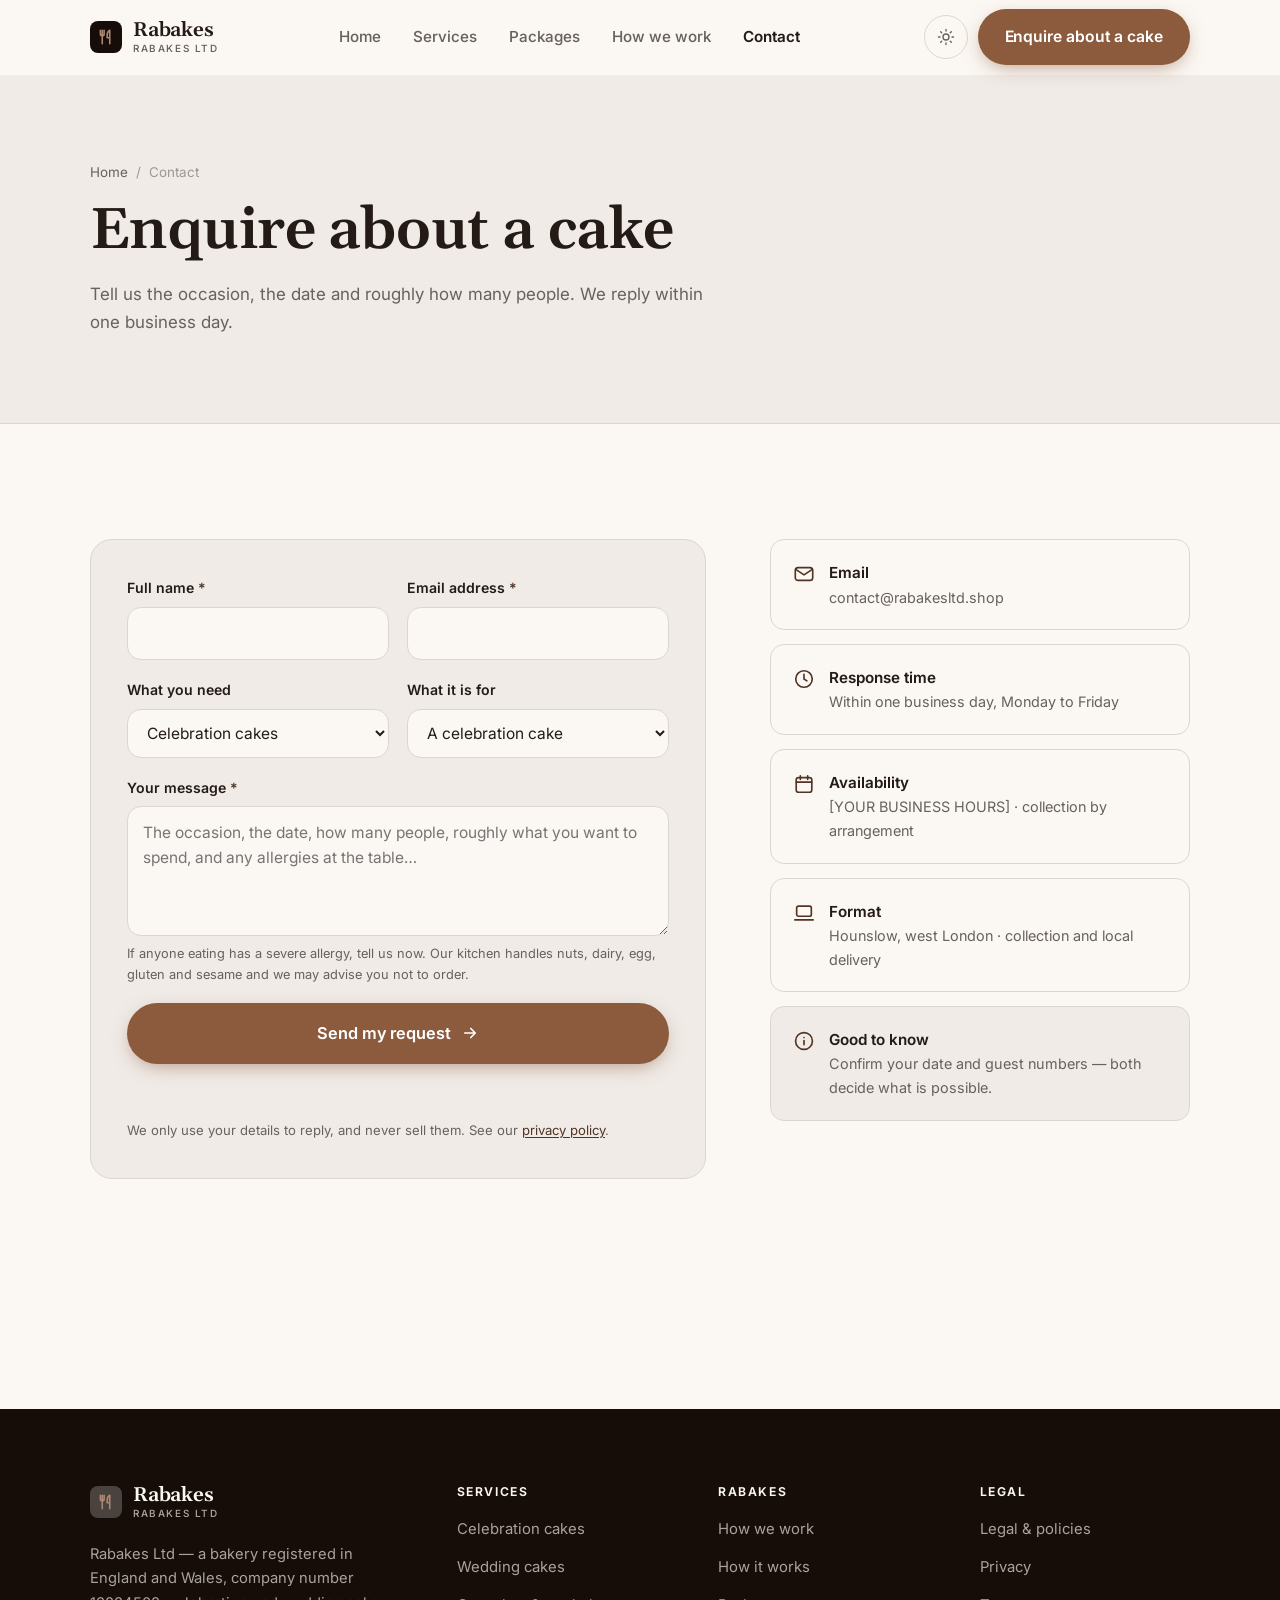
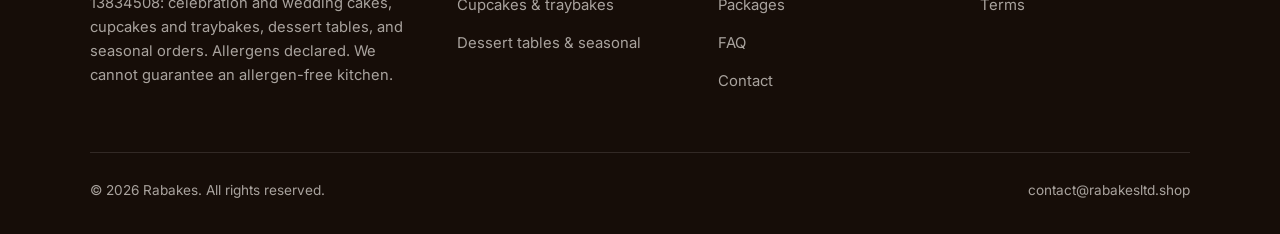
<file: contact.html>
<!DOCTYPE html>
<html lang="en" class="no-js">
<head>
<meta charset="utf-8">
<meta name="viewport" content="width=device-width, initial-scale=1">
<title>Contact — Rabakes</title>
<meta name="description" content="Contact Rabakes Ltd about an order. We reply within one business day.">
<link rel="canonical" href="https://rabakesltd.shop/contact.html">

<meta property="og:type" content="website">
<meta property="og:url" content="https://rabakesltd.shop/contact.html">
<meta property="og:site_name" content="Rabakes">
<meta property="og:locale" content="en_US">
<meta property="og:title" content="Contact — Rabakes">
<meta property="og:description" content="Contact Rabakes Ltd about an order. We reply within one business day.">
<meta name="theme-color" content="#160d08">

<link rel="icon" href="assets/img/favicon.svg" type="image/svg+xml">
<link rel="preconnect" href="https://fonts.googleapis.com">
<link rel="preconnect" href="https://fonts.gstatic.com" crossorigin>
<link rel="stylesheet" href="https://fonts.googleapis.com/css2?family=Gelasio:wght@400;600;700&family=Inter:wght@400..700&display=swap">
<link rel="stylesheet" href="assets/css/style.css">

<!-- Thème appliqué avant le premier rendu (évite le flash) -->
<script>
document.documentElement.classList.remove('no-js');
(function(){try{var t=localStorage.getItem('site-theme');if(t){document.documentElement.setAttribute('data-theme',t);}}catch(e){}})();
</script>
</head>

<body>
<a class="skip-link" href="#main">Skip to main content</a>

<header class="site-header">
  <nav class="wrap nav" aria-label="Main navigation">
    <a class="brand" href="index.html">
      <svg class="brand__mark" viewBox="0 0 64 64" aria-hidden="true">
        <rect class="bm-bg" width="64" height="64" rx="16"/>
        <g class="bm-ic" transform="translate(14 14) scale(1.5)" fill="none" stroke-width="2.1" stroke-linecap="round" stroke-linejoin="round"><path d="M7 3v8M4.5 3v5a2.5 2.5 0 0 0 5 0V3M7 11v10M17 21V3c-2.2 1.2-3.5 3.6-3.5 7v3H17"/></g>
      </svg>
      <span>Rabakes<span class="brand__sub">Rabakes Ltd</span></span>
    </a>

    <ul class="nav__links" id="nav-links">
      <li><a href="index.html">Home</a></li>
      <li><a href="programs.html">Services</a></li>
      <li><a href="index.html#pricing">Packages</a></li>
      <li><a href="about.html">How we work</a></li>
      <li><a href="contact.html" aria-current="page">Contact</a></li>
      <li><a class="btn btn--primary" href="contact.html">Enquire about a cake</a></li>
    </ul>

    <div class="nav__cta">
      <button class="theme-toggle" type="button" aria-label="Switch to dark theme">
        <svg class="icon-sun" viewBox="0 0 24 24" fill="none" stroke="currentColor" stroke-width="1.8" stroke-linecap="round" aria-hidden="true"><circle cx="12" cy="12" r="4"/><path d="M12 2v2m0 16v2M2 12h2m16 0h2M4.9 4.9l1.4 1.4m11.4 11.4 1.4 1.4M19.1 4.9l-1.4 1.4M6.3 17.7l-1.4 1.4"/></svg>
        <svg class="icon-moon" viewBox="0 0 24 24" fill="none" stroke="currentColor" stroke-width="1.8" stroke-linecap="round" stroke-linejoin="round" aria-hidden="true"><path d="M21 12.8A9 9 0 1 1 11.2 3a7 7 0 0 0 9.8 9.8z"/></svg>
      </button>
      <a class="btn btn--primary" href="contact.html">Enquire about a cake</a>
      <button class="nav__toggle" type="button" aria-expanded="false" aria-controls="nav-links" aria-label="Open menu">
        <svg class="icon-open" viewBox="0 0 24 24" fill="none" stroke="currentColor" stroke-width="2" stroke-linecap="round" aria-hidden="true"><path d="M3 6h18M3 12h18M3 18h18"/></svg>
        <svg class="icon-close" viewBox="0 0 24 24" fill="none" stroke="currentColor" stroke-width="2" stroke-linecap="round" aria-hidden="true"><path d="M6 6l12 12M18 6L6 18"/></svg>
      </button>
    </div>
  </nav>
</header>

<main id="main">

<section class="page-head">
  <div class="wrap">
    <nav class="breadcrumb" aria-label="Breadcrumb">
      <a href="index.html">Home</a><span>/</span><span aria-current="page">Contact</span>
    </nav>
    <h1>Enquire about a cake</h1>
    <p>Tell us the occasion, the date and roughly how many people. We reply within one business day.</p>
  </div>
</section>

<section class="section wrap">
  <div class="form-layout">

    <!--
      FORM: the action attribute holds a placeholder id. Create a free form at
      https://formspree.io and replace VOTRE_ID_FORMSPREE. Until then, the button
      opens the visitor's email app with a pre-filled message to contact@rabakesltd.shop.
    -->
    <form class="form" id="contact-form" action="https://formspree.io/f/VOTRE_ID_FORMSPREE" method="POST"
          data-email="contact@rabakesltd.shop" data-subject="Cake enquiry"
          data-msg-mail="Your email app will open with the message ready to send." data-msg-sending="Sending…"
          data-msg-ok="Thanks! Your message is on its way. We reply within one business day." data-msg-err="Sending failed. Please email us directly at">
      <div class="form__row">
        <div class="field">
          <label for="nom">Full name <span class="req" aria-hidden="true">*</span></label>
          <input type="text" id="nom" name="nom" autocomplete="name" required>
        </div>
        <div class="field">
          <label for="email">Email address <span class="req" aria-hidden="true">*</span></label>
          <input type="email" id="email" name="email" autocomplete="email" required>
        </div>
      </div>

      <div class="form__row">
        <div class="field">
          <label for="programme">What you need</label>
          <select id="programme" name="programme">
            <option>Celebration cakes</option>
            <option>Wedding cakes</option>
            <option>Cupcakes &amp; traybakes</option>
            <option>Dessert tables &amp; seasonal</option>
            <option>Not sure yet</option>
          </select>
        </div>
        <div class="field">
          <label for="niveau">What it is for</label>
          <select id="niveau" name="niveau">
            <option>A celebration cake</option>
            <option>A wedding cake</option>
            <option>Cupcakes or traybakes</option>
            <option>A seasonal order</option>
          </select>
        </div>
      </div>

      <div class="field">
        <label for="message">Your message <span class="req" aria-hidden="true">*</span></label>
        <textarea id="message" name="message" required placeholder="The occasion, the date, how many people, roughly what you want to spend, and any allergies at the table…"></textarea>
        <span class="field__hint">If anyone eating has a severe allergy, tell us now. Our kitchen handles nuts, dairy, egg, gluten and sesame and we may advise you not to order.</span>
      </div>

      <!-- Bot trap: hidden from humans -->
      <div class="visually-hidden" aria-hidden="true">
        <label for="site-web">Leave this field empty</label>
        <input type="text" id="site-web" name="_gotcha" tabindex="-1" autocomplete="off">
      </div>

      <button class="btn btn--primary btn--lg" type="submit">Send my request <svg viewBox="0 0 24 24" fill="none" stroke="currentColor" stroke-width="2.2" stroke-linecap="round" stroke-linejoin="round" aria-hidden="true"><path d="M5 12h14M13 6l6 6-6 6"/></svg></button>

      <p id="form-status" class="form__status" role="status" aria-live="polite"></p>

      <p class="form__note">
        We only use your details to reply, and never sell them. See our <a href="legal.html#privacy">privacy policy</a>.
      </p>
    </form>

    <aside class="contact-aside">
      <div class="contact-card">
        <svg viewBox="0 0 24 24" fill="none" stroke="currentColor" stroke-width="1.8" stroke-linecap="round" stroke-linejoin="round" aria-hidden="true"><rect x="2.5" y="5" width="19" height="14" rx="3"/><path d="M3 7l9 6 9-6"/></svg>
        <div><b>Email</b><a href="mailto:contact@rabakesltd.shop">contact@rabakesltd.shop</a></div>
      </div>
      <div class="contact-card">
        <svg viewBox="0 0 24 24" fill="none" stroke="currentColor" stroke-width="1.8" stroke-linecap="round" stroke-linejoin="round" aria-hidden="true"><circle cx="12" cy="12" r="9"/><path d="M12 7v5l3.2 2"/></svg>
        <div><b>Response time</b><span>Within one business day, Monday to Friday</span></div>
      </div>
      <div class="contact-card">
        <svg viewBox="0 0 24 24" fill="none" stroke="currentColor" stroke-width="1.8" stroke-linecap="round" stroke-linejoin="round" aria-hidden="true"><rect x="3.5" y="5" width="17" height="16" rx="2.5"/><path d="M8 3v4M16 3v4M3.5 10h17"/></svg>
        <div><b>Availability</b><span>[YOUR BUSINESS HOURS] · collection by arrangement</span></div>
      </div>
      <div class="contact-card">
        <svg viewBox="0 0 24 24" fill="none" stroke="currentColor" stroke-width="1.8" stroke-linecap="round" stroke-linejoin="round" aria-hidden="true"><rect x="4" y="4.5" width="16" height="11" rx="2"/><path d="M2 19.5h20"/></svg>
        <div><b>Format</b><span>Hounslow, west London · collection and local delivery</span></div>
      </div>
      <div class="contact-card contact-card--soft">
        <svg viewBox="0 0 24 24" fill="none" stroke="currentColor" stroke-width="1.8" stroke-linecap="round" stroke-linejoin="round" aria-hidden="true"><circle cx="12" cy="12" r="9.2"/><path d="M12 16v-4.5M12 8.2v.1"/></svg>
        <div><b>Good to know</b><span>Confirm your date and guest numbers — both decide what is possible.</span></div>
      </div>
    </aside>

  </div>
</section>

</main>

<footer class="site-footer">
  <div class="wrap">
    <div class="footer__grid">
      <div class="footer__brand">
        <a class="brand" href="index.html">
          <svg class="brand__mark" viewBox="0 0 64 64" aria-hidden="true">
        <rect class="bm-bg" width="64" height="64" rx="16"/>
        <g class="bm-ic" transform="translate(14 14) scale(1.5)" fill="none" stroke-width="2.1" stroke-linecap="round" stroke-linejoin="round"><path d="M7 3v8M4.5 3v5a2.5 2.5 0 0 0 5 0V3M7 11v10M17 21V3c-2.2 1.2-3.5 3.6-3.5 7v3H17"/></g>
      </svg>
          <span>Rabakes<span class="brand__sub">Rabakes Ltd</span></span>
        </a>
        <p>Rabakes Ltd — a bakery registered in England and Wales, company number 13834508: celebration and wedding cakes, cupcakes and traybakes, dessert tables, and seasonal orders. Allergens declared. We cannot guarantee an allergen-free kitchen.</p>
      </div>

      <div class="footer__col">
        <h4>Services</h4>
        <ul>
          <li><a href="programs.html#celebration">Celebration cakes</a></li>
          <li><a href="programs.html#wedding">Wedding cakes</a></li>
          <li><a href="programs.html#cupcakes">Cupcakes &amp; traybakes</a></li>
          <li><a href="programs.html#seasonal">Dessert tables &amp; seasonal</a></li>
        </ul>
      </div>

      <div class="footer__col">
        <h4>Rabakes</h4>
        <ul>
          <li><a href="about.html">How we work</a></li>
          <li><a href="index.html#how-it-works">How it works</a></li>
          <li><a href="index.html#pricing">Packages</a></li>
          <li><a href="index.html#faq">FAQ</a></li>
          <li><a href="contact.html">Contact</a></li>
        </ul>
      </div>

      <div class="footer__col">
        <h4>Legal</h4>
        <ul>
          <li><a href="legal.html">Legal &amp; policies</a></li>
          <li><a href="legal.html#privacy">Privacy</a></li>
          <li><a href="legal.html#terms">Terms</a></li>
        </ul>
      </div>
    </div>

    <div class="footer__bottom">
      <p>© <span data-year>2026</span> Rabakes. All rights reserved.</p>
      <p><a href="mailto:contact@rabakesltd.shop">contact@rabakesltd.shop</a></p>
    </div>
  </div>
</footer>

<script src="assets/js/main.js" defer></script>
</body>
</html>
</file>
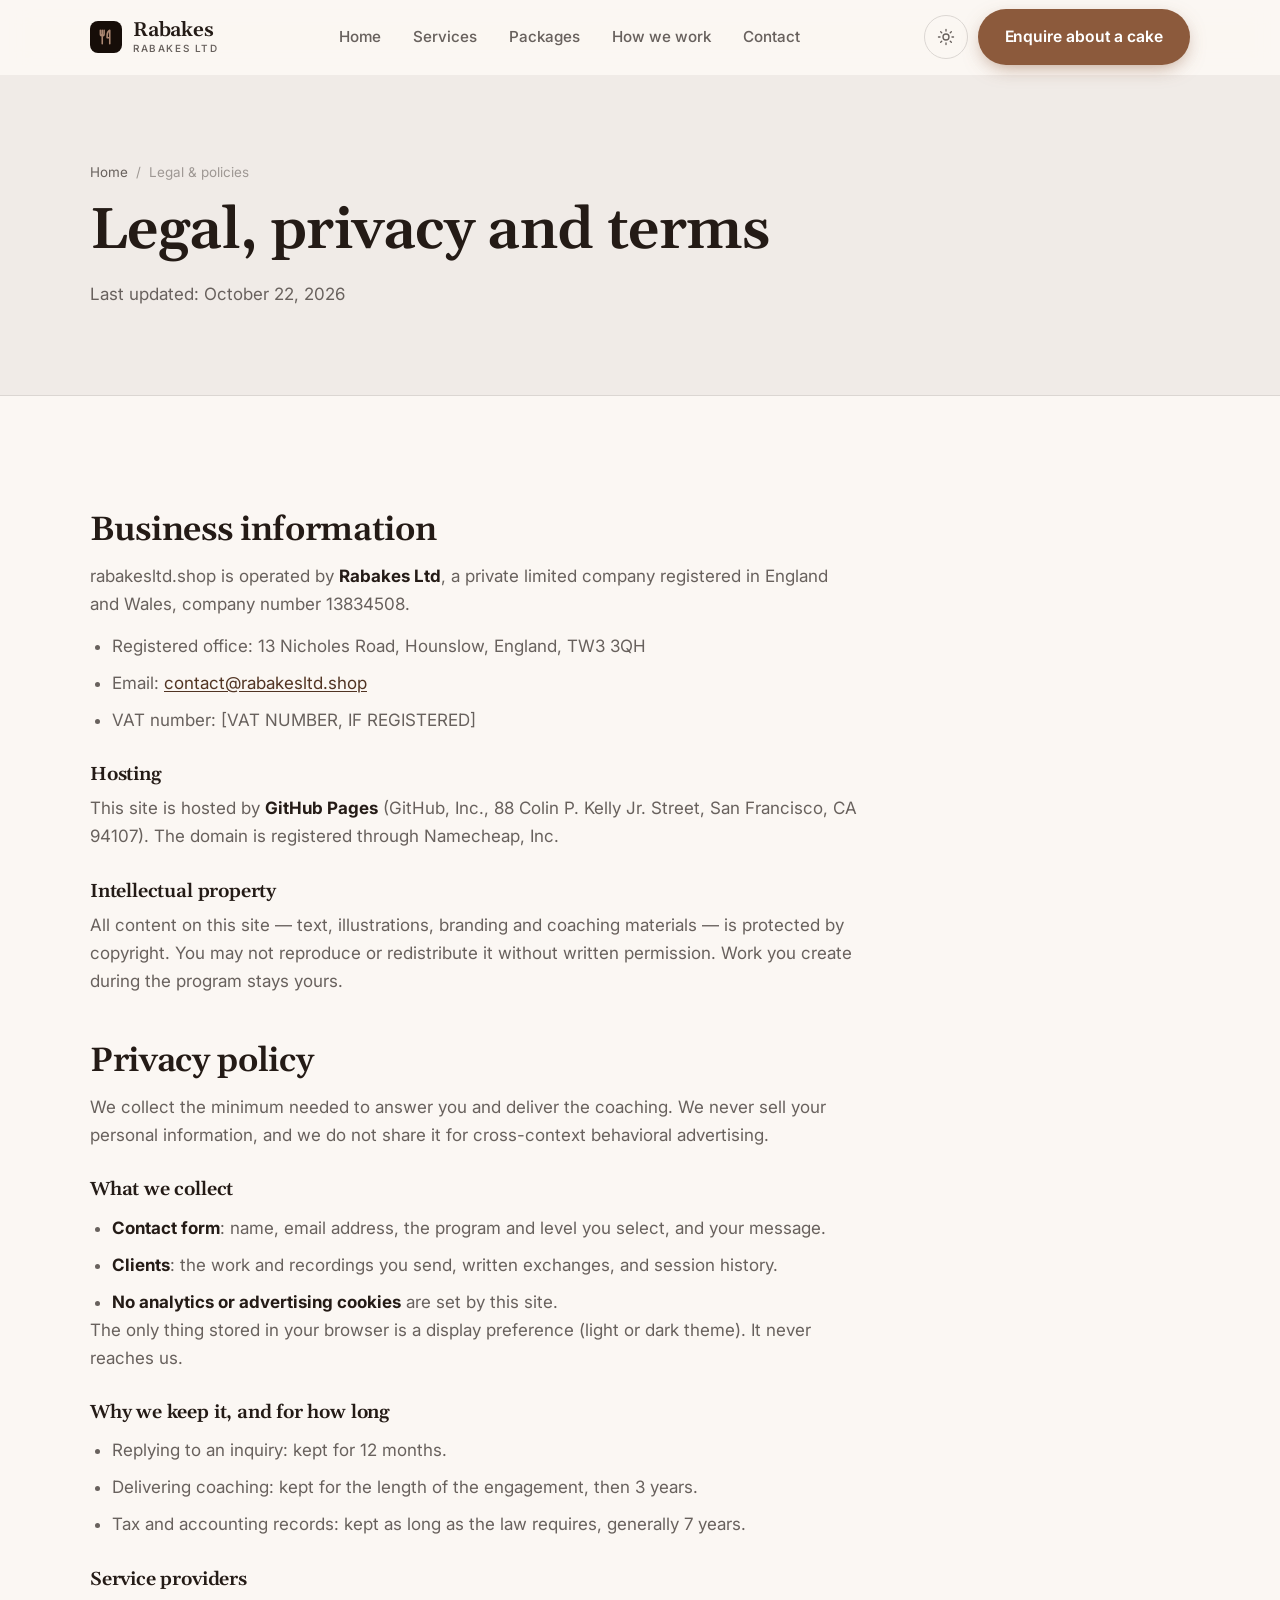
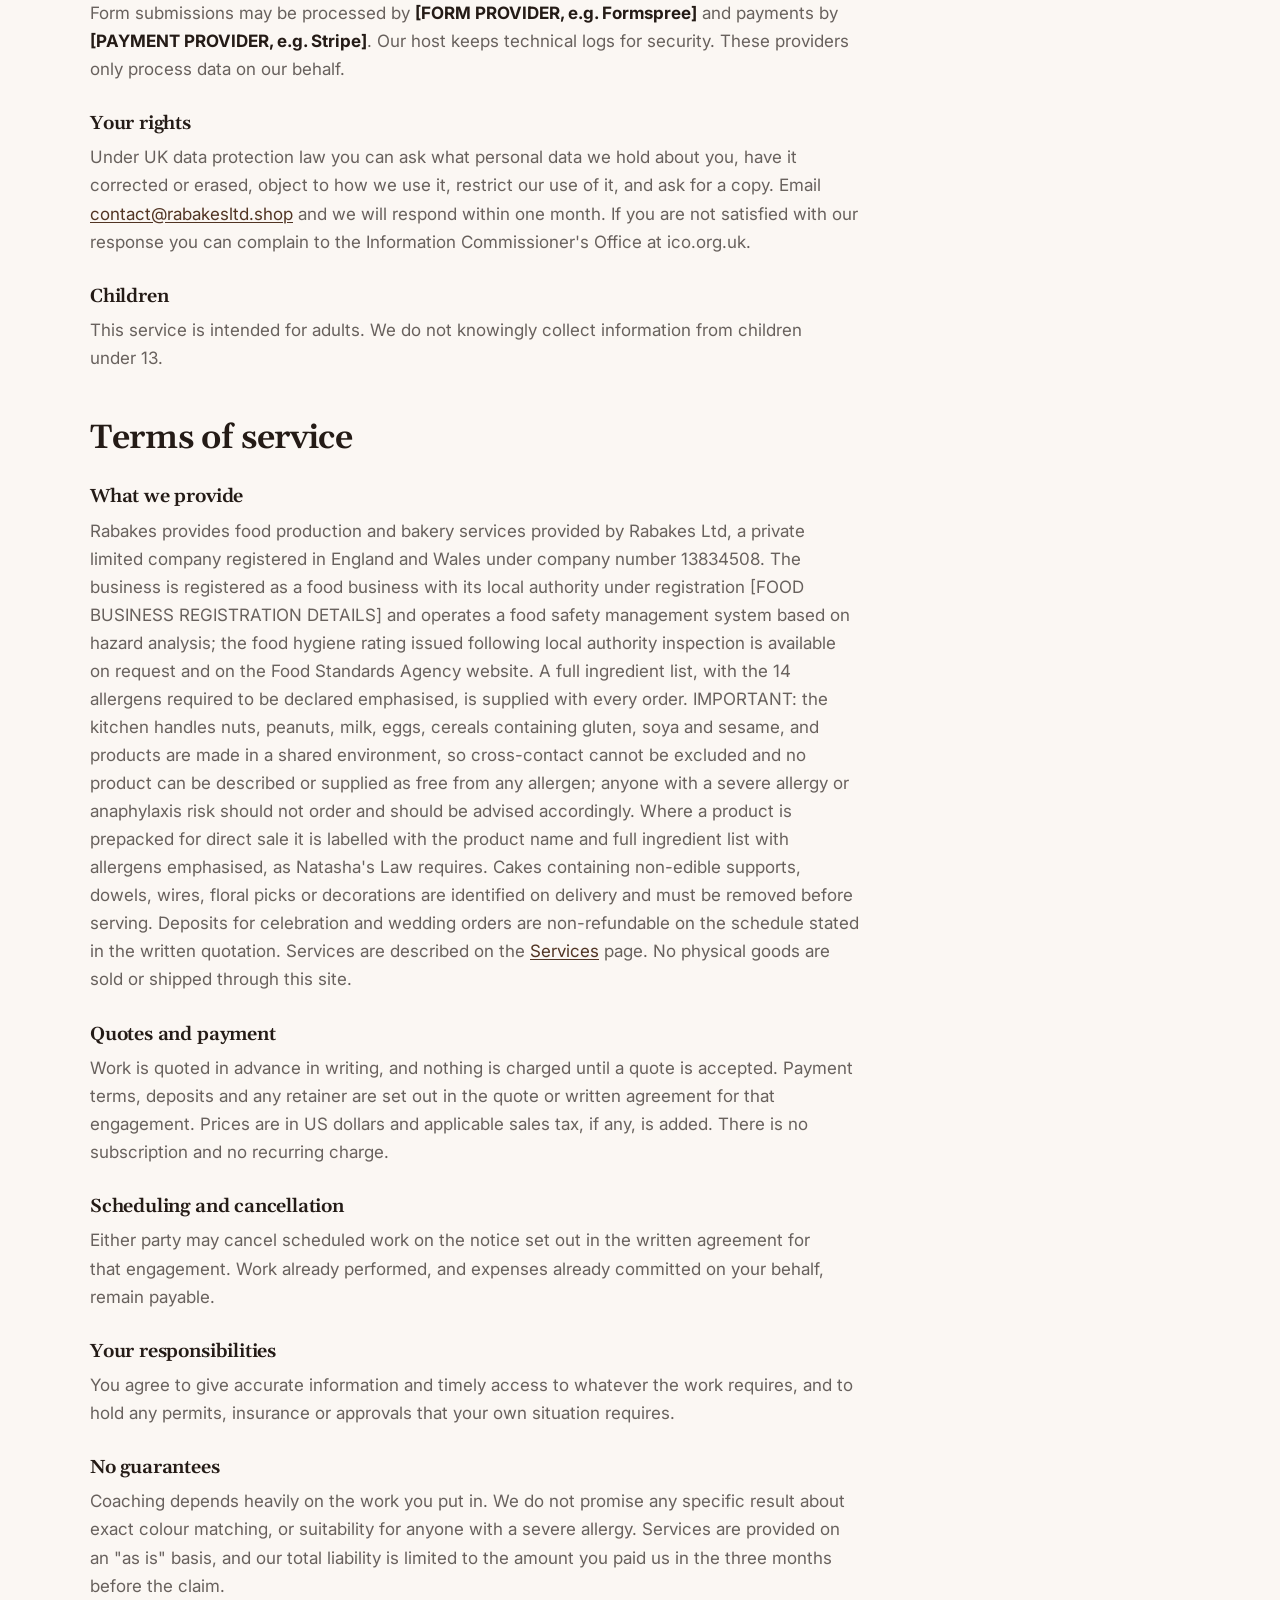
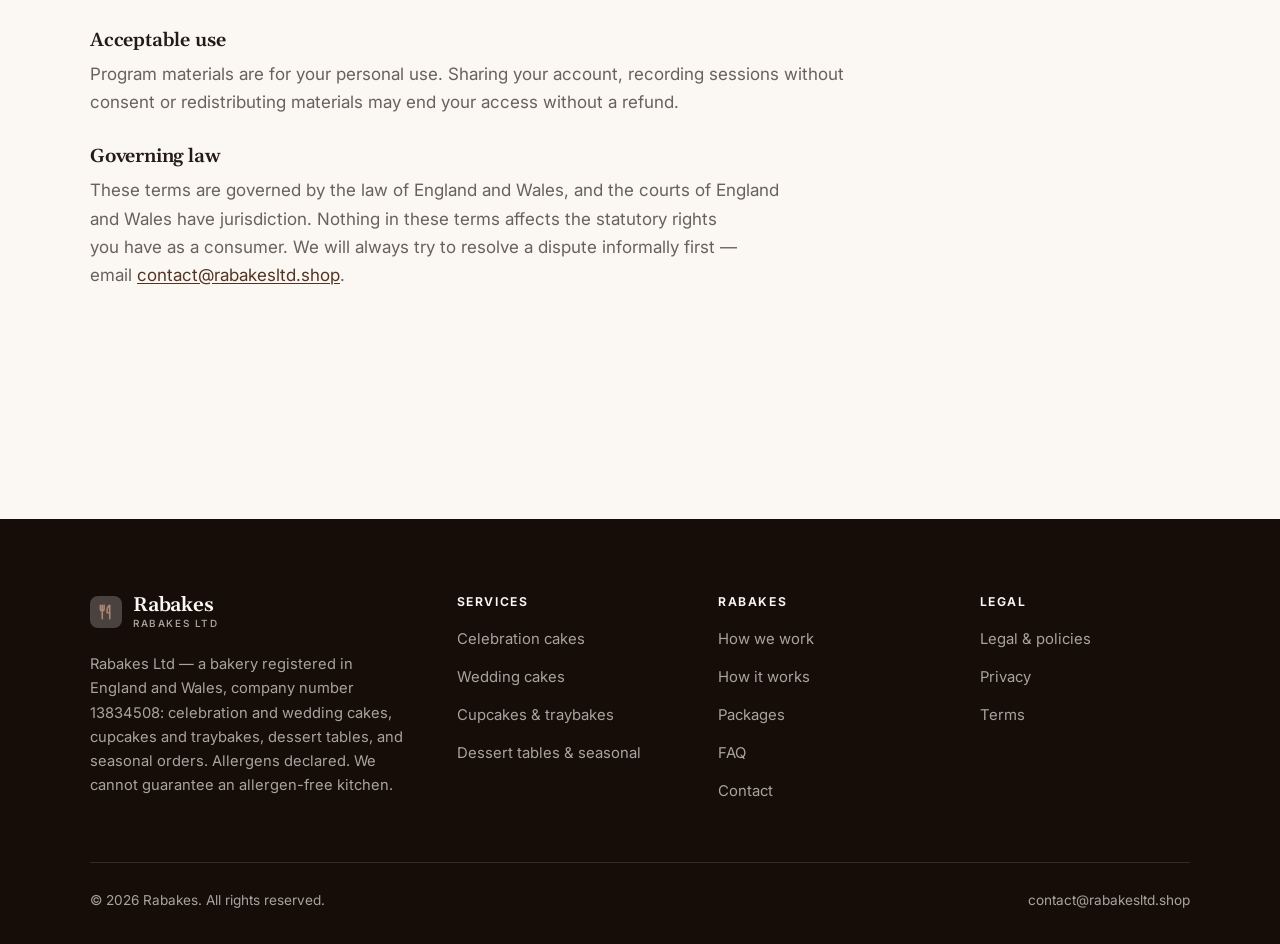
<file: legal.html>
<!DOCTYPE html>
<html lang="en" class="no-js">
<head>
<meta charset="utf-8">
<meta name="viewport" content="width=device-width, initial-scale=1">
<title>Legal, privacy and terms — Rabakes</title>
<meta name="description" content="Business information, privacy policy and terms of service for Rabakes.">
<meta name="robots" content="noindex">

<meta property="og:type" content="website">
<meta property="og:url" content="https://rabakesltd.shop/legal.html">
<meta property="og:site_name" content="Rabakes">
<meta property="og:locale" content="en_US">
<meta property="og:title" content="Legal, privacy and terms — Rabakes">
<meta property="og:description" content="Business information, privacy policy and terms of service for Rabakes.">
<meta name="theme-color" content="#160d08">

<link rel="icon" href="assets/img/favicon.svg" type="image/svg+xml">
<link rel="preconnect" href="https://fonts.googleapis.com">
<link rel="preconnect" href="https://fonts.gstatic.com" crossorigin>
<link rel="stylesheet" href="https://fonts.googleapis.com/css2?family=Gelasio:wght@400;600;700&family=Inter:wght@400..700&display=swap">
<link rel="stylesheet" href="assets/css/style.css">

<!-- Thème appliqué avant le premier rendu (évite le flash) -->
<script>
document.documentElement.classList.remove('no-js');
(function(){try{var t=localStorage.getItem('site-theme');if(t){document.documentElement.setAttribute('data-theme',t);}}catch(e){}})();
</script>
</head>

<body>
<a class="skip-link" href="#main">Skip to main content</a>

<header class="site-header">
  <nav class="wrap nav" aria-label="Main navigation">
    <a class="brand" href="index.html">
      <svg class="brand__mark" viewBox="0 0 64 64" aria-hidden="true">
        <rect class="bm-bg" width="64" height="64" rx="16"/>
        <g class="bm-ic" transform="translate(14 14) scale(1.5)" fill="none" stroke-width="2.1" stroke-linecap="round" stroke-linejoin="round"><path d="M7 3v8M4.5 3v5a2.5 2.5 0 0 0 5 0V3M7 11v10M17 21V3c-2.2 1.2-3.5 3.6-3.5 7v3H17"/></g>
      </svg>
      <span>Rabakes<span class="brand__sub">Rabakes Ltd</span></span>
    </a>

    <ul class="nav__links" id="nav-links">
      <li><a href="index.html">Home</a></li>
      <li><a href="programs.html">Services</a></li>
      <li><a href="index.html#pricing">Packages</a></li>
      <li><a href="about.html">How we work</a></li>
      <li><a href="contact.html">Contact</a></li>
      <li><a class="btn btn--primary" href="contact.html">Enquire about a cake</a></li>
    </ul>

    <div class="nav__cta">
      <button class="theme-toggle" type="button" aria-label="Switch to dark theme">
        <svg class="icon-sun" viewBox="0 0 24 24" fill="none" stroke="currentColor" stroke-width="1.8" stroke-linecap="round" aria-hidden="true"><circle cx="12" cy="12" r="4"/><path d="M12 2v2m0 16v2M2 12h2m16 0h2M4.9 4.9l1.4 1.4m11.4 11.4 1.4 1.4M19.1 4.9l-1.4 1.4M6.3 17.7l-1.4 1.4"/></svg>
        <svg class="icon-moon" viewBox="0 0 24 24" fill="none" stroke="currentColor" stroke-width="1.8" stroke-linecap="round" stroke-linejoin="round" aria-hidden="true"><path d="M21 12.8A9 9 0 1 1 11.2 3a7 7 0 0 0 9.8 9.8z"/></svg>
      </button>
      <a class="btn btn--primary" href="contact.html">Enquire about a cake</a>
      <button class="nav__toggle" type="button" aria-expanded="false" aria-controls="nav-links" aria-label="Open menu">
        <svg class="icon-open" viewBox="0 0 24 24" fill="none" stroke="currentColor" stroke-width="2" stroke-linecap="round" aria-hidden="true"><path d="M3 6h18M3 12h18M3 18h18"/></svg>
        <svg class="icon-close" viewBox="0 0 24 24" fill="none" stroke="currentColor" stroke-width="2" stroke-linecap="round" aria-hidden="true"><path d="M6 6l12 12M18 6L6 18"/></svg>
      </button>
    </div>
  </nav>
</header>

<main id="main">

<section class="page-head">
  <div class="wrap">
    <nav class="breadcrumb" aria-label="Breadcrumb">
      <a href="index.html">Home</a><span>/</span><span aria-current="page">Legal &amp; policies</span>
    </nav>
    <h1>Legal, privacy and terms</h1>
    <p>Last updated: <time datetime="2026-10-22">October 22, 2026</time></p>
  </div>
</section>

<section class="section wrap">
  <div class="prose">

    <!--
      TO DO: this is a skeleton, not legal advice. Replace every [BRACKET] with
      your real details before selling, and have a lawyer review it if you can.
      Consumer protection rules differ by state.
    -->

    <h2 id="business">Business information</h2>
    <p>
      rabakesltd.shop is operated by <strong>Rabakes Ltd</strong>, a private limited
      company registered in England and Wales, company number 13834508.
    </p>
    <ul>
      <li>Registered office: 13 Nicholes Road, Hounslow, England, TW3 3QH</li>
      <li>Email: <a href="mailto:contact@rabakesltd.shop">contact@rabakesltd.shop</a></li>
      <li>VAT number: [VAT NUMBER, IF REGISTERED]</li>
    </ul>

    <h3>Hosting</h3>
    <p>
      This site is hosted by <strong>GitHub Pages</strong> (GitHub, Inc., 88 Colin P. Kelly Jr. Street,
      San Francisco, CA 94107). The domain is registered through Namecheap, Inc.
    </p>

    <h3>Intellectual property</h3>
    <p>
      All content on this site — text, illustrations, branding and coaching materials — is protected by
      copyright. You may not reproduce or redistribute it without written permission. Work you create during
      the program stays yours.
    </p>

    <h2 id="privacy">Privacy policy</h2>
    <p>
      We collect the minimum needed to answer you and deliver the coaching. We never sell your personal
      information, and we do not share it for cross-context behavioral advertising.
    </p>
    <h3>What we collect</h3>
    <ul>
      <li><strong>Contact form</strong>: name, email address, the program and level you select, and your message.</li>
      <li><strong>Clients</strong>: the work and recordings you send, written exchanges, and session history.</li>
      <li><strong>No analytics or advertising cookies</strong> are set by this site.</li>
    </ul>
    <p>
      The only thing stored in your browser is a display preference (light or dark theme). It never reaches us.
    </p>
    <h3>Why we keep it, and for how long</h3>
    <ul>
      <li>Replying to an inquiry: kept for 12 months.</li>
      <li>Delivering coaching: kept for the length of the engagement, then 3 years.</li>
      <li>Tax and accounting records: kept as long as the law requires, generally 7 years.</li>
    </ul>
    <h3>Service providers</h3>
    <p>
      Form submissions may be processed by <strong>[FORM PROVIDER, e.g. Formspree]</strong> and payments by
      <strong>[PAYMENT PROVIDER, e.g. Stripe]</strong>. Our host keeps technical logs for security. These
      providers only process data on our behalf.
    </p>
    <h3>Your rights</h3>
    <p>
      Under UK data protection law you can ask what personal data we hold about you, have it corrected or
      erased, object to how we use it, restrict our use of it, and ask for a copy. Email
      <a href="mailto:contact@rabakesltd.shop">contact@rabakesltd.shop</a> and we will respond within one month. If you are not satisfied with
      our response you can complain to the Information Commissioner's Office at ico.org.uk.
    </p>
    <h3>Children</h3>
    <p>
      This service is intended for adults. We do not knowingly collect information from children under 13.
    </p>

    <h2 id="terms">Terms of service</h2>
    <h3>What we provide</h3>
    <p>
      Rabakes provides food production and bakery services provided by Rabakes Ltd, a private limited company registered in England and Wales under company number 13834508. The business is registered as a food business with its local authority under registration [FOOD BUSINESS REGISTRATION DETAILS] and operates a food safety management system based on hazard analysis; the food hygiene rating issued following local authority inspection is available on request and on the Food Standards Agency website. A full ingredient list, with the 14 allergens required to be declared emphasised, is supplied with every order. IMPORTANT: the kitchen handles nuts, peanuts, milk, eggs, cereals containing gluten, soya and sesame, and products are made in a shared environment, so cross-contact cannot be excluded and no product can be described or supplied as free from any allergen; anyone with a severe allergy or anaphylaxis risk should not order and should be advised accordingly. Where a product is prepacked for direct sale it is labelled with the product name and full ingredient list with allergens emphasised, as Natasha's Law requires. Cakes containing non-edible supports, dowels, wires, floral picks or decorations are identified on delivery and must be removed before serving. Deposits for celebration and wedding orders are non-refundable on the schedule stated in the written quotation. Services are described on the
      <a href="programs.html">Services</a> page. No physical goods are sold or shipped through this site.
    </p>
    <h3>Quotes and payment</h3>
    <p>
      Work is quoted in advance in writing, and nothing is charged until a quote is accepted. Payment terms,
      deposits and any retainer are set out in the quote or written agreement for that engagement. Prices are in
      US dollars and applicable sales tax, if any, is added. There is no subscription and no recurring charge.
    </p>
    <h3>Scheduling and cancellation</h3>
    <p>
      Either party may cancel scheduled work on the notice set out in the written agreement for that engagement.
      Work already performed, and expenses already committed on your behalf, remain payable.
    </p>
    <h3>Your responsibilities</h3>
    <p>
      You agree to give accurate information and timely access to whatever the work requires, and to hold any
      permits, insurance or approvals that your own situation requires.
    </p>

    <h3>No guarantees</h3>
    <p>
      Coaching depends heavily on the work you put in. We do not promise any specific result
      about exact colour matching, or suitability for anyone with a severe allergy. Services are provided on an "as is" basis, and our total
      liability is limited to the amount you paid us in the three months before the claim.
    </p>
    <h3>Acceptable use</h3>
    <p>
      Program materials are for your personal use. Sharing your account, recording sessions without consent
      or redistributing materials may end your access without a refund.
    </p>
    <h3>Governing law</h3>
    <p>
      These terms are governed by the law of England and Wales, and the courts of England and Wales have
      jurisdiction. Nothing in these terms affects the statutory rights you have as a consumer. We will always
      try to resolve a dispute informally first — email <a href="mailto:contact@rabakesltd.shop">contact@rabakesltd.shop</a>.
    </p>

  </div>
</section>

</main>

<footer class="site-footer">
  <div class="wrap">
    <div class="footer__grid">
      <div class="footer__brand">
        <a class="brand" href="index.html">
          <svg class="brand__mark" viewBox="0 0 64 64" aria-hidden="true">
        <rect class="bm-bg" width="64" height="64" rx="16"/>
        <g class="bm-ic" transform="translate(14 14) scale(1.5)" fill="none" stroke-width="2.1" stroke-linecap="round" stroke-linejoin="round"><path d="M7 3v8M4.5 3v5a2.5 2.5 0 0 0 5 0V3M7 11v10M17 21V3c-2.2 1.2-3.5 3.6-3.5 7v3H17"/></g>
      </svg>
          <span>Rabakes<span class="brand__sub">Rabakes Ltd</span></span>
        </a>
        <p>Rabakes Ltd — a bakery registered in England and Wales, company number 13834508: celebration and wedding cakes, cupcakes and traybakes, dessert tables, and seasonal orders. Allergens declared. We cannot guarantee an allergen-free kitchen.</p>
      </div>

      <div class="footer__col">
        <h4>Services</h4>
        <ul>
          <li><a href="programs.html#celebration">Celebration cakes</a></li>
          <li><a href="programs.html#wedding">Wedding cakes</a></li>
          <li><a href="programs.html#cupcakes">Cupcakes &amp; traybakes</a></li>
          <li><a href="programs.html#seasonal">Dessert tables &amp; seasonal</a></li>
        </ul>
      </div>

      <div class="footer__col">
        <h4>Rabakes</h4>
        <ul>
          <li><a href="about.html">How we work</a></li>
          <li><a href="index.html#how-it-works">How it works</a></li>
          <li><a href="index.html#pricing">Packages</a></li>
          <li><a href="index.html#faq">FAQ</a></li>
          <li><a href="contact.html">Contact</a></li>
        </ul>
      </div>

      <div class="footer__col">
        <h4>Legal</h4>
        <ul>
          <li><a href="legal.html">Legal &amp; policies</a></li>
          <li><a href="legal.html#privacy">Privacy</a></li>
          <li><a href="legal.html#terms">Terms</a></li>
        </ul>
      </div>
    </div>

    <div class="footer__bottom">
      <p>© <span data-year>2026</span> Rabakes. All rights reserved.</p>
      <p><a href="mailto:contact@rabakesltd.shop">contact@rabakesltd.shop</a></p>
    </div>
  </div>
</footer>

<script src="assets/js/main.js" defer></script>
</body>
</html>
</file>
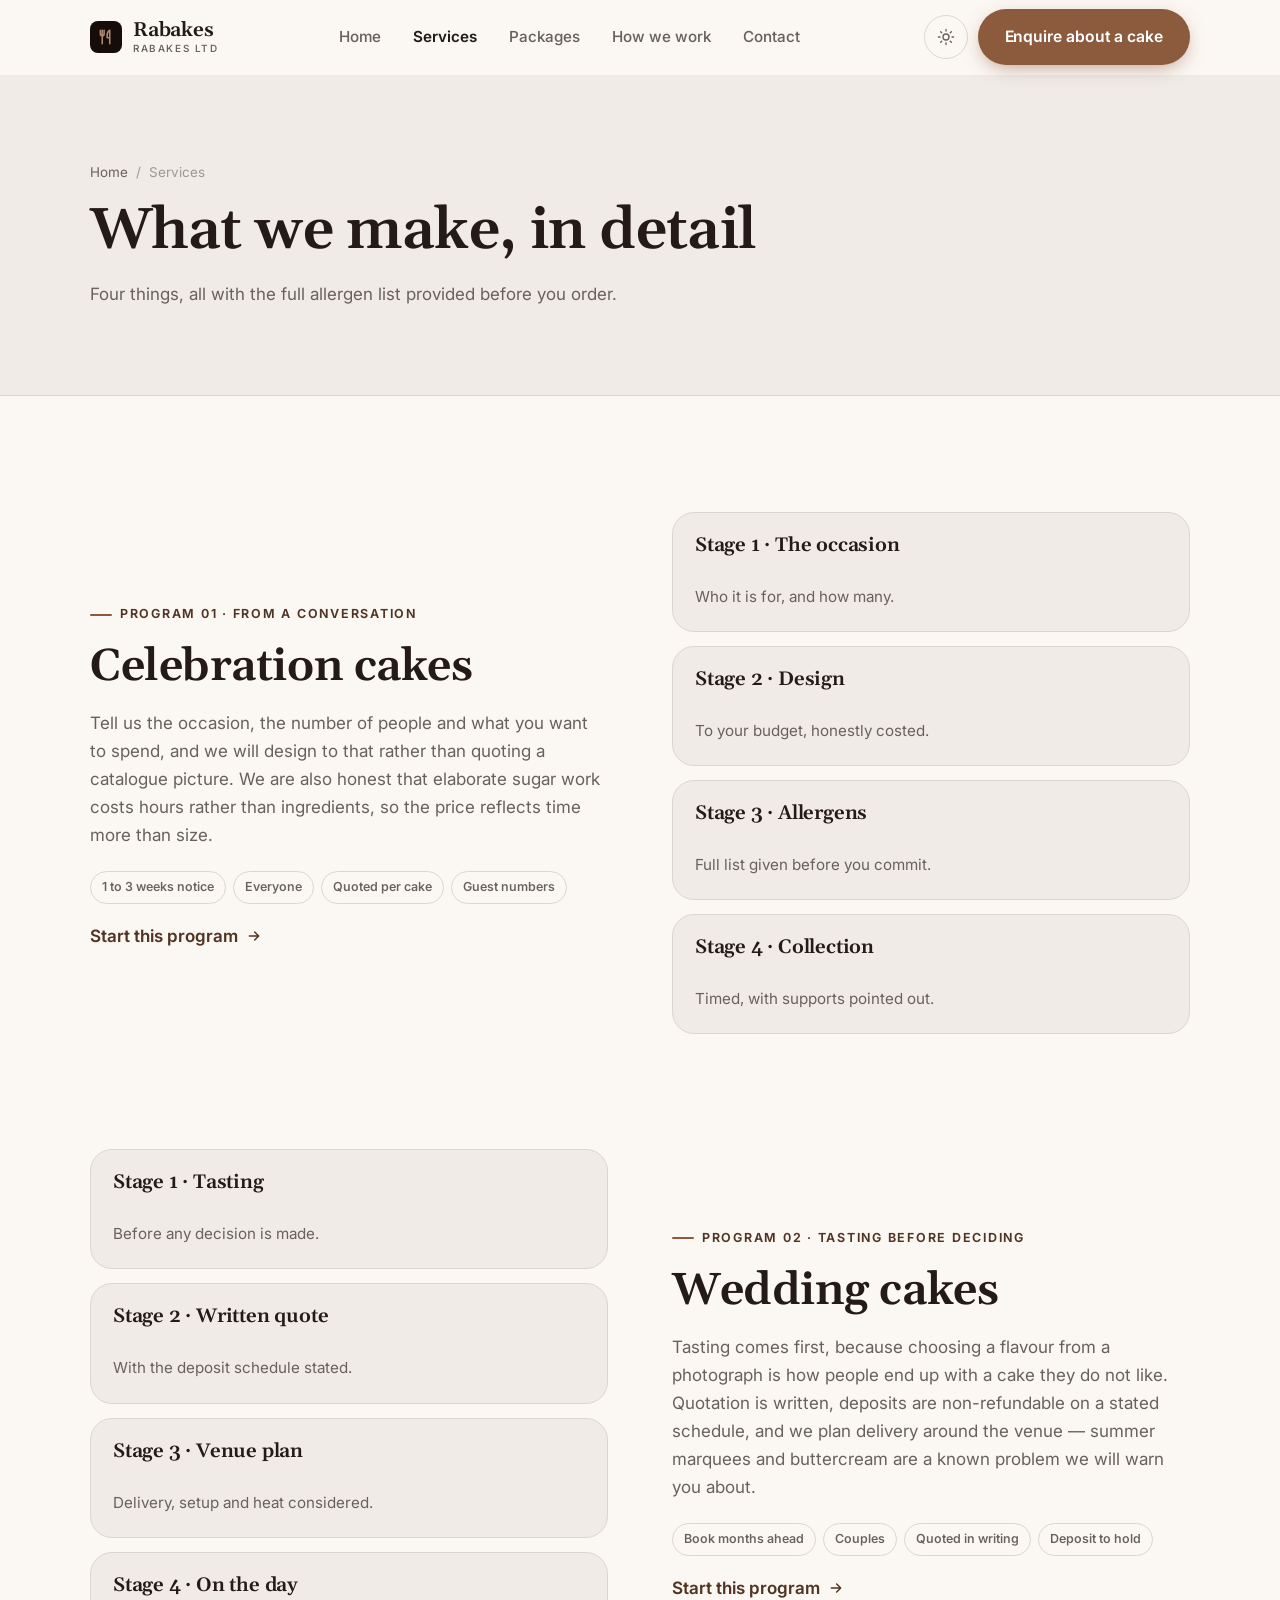
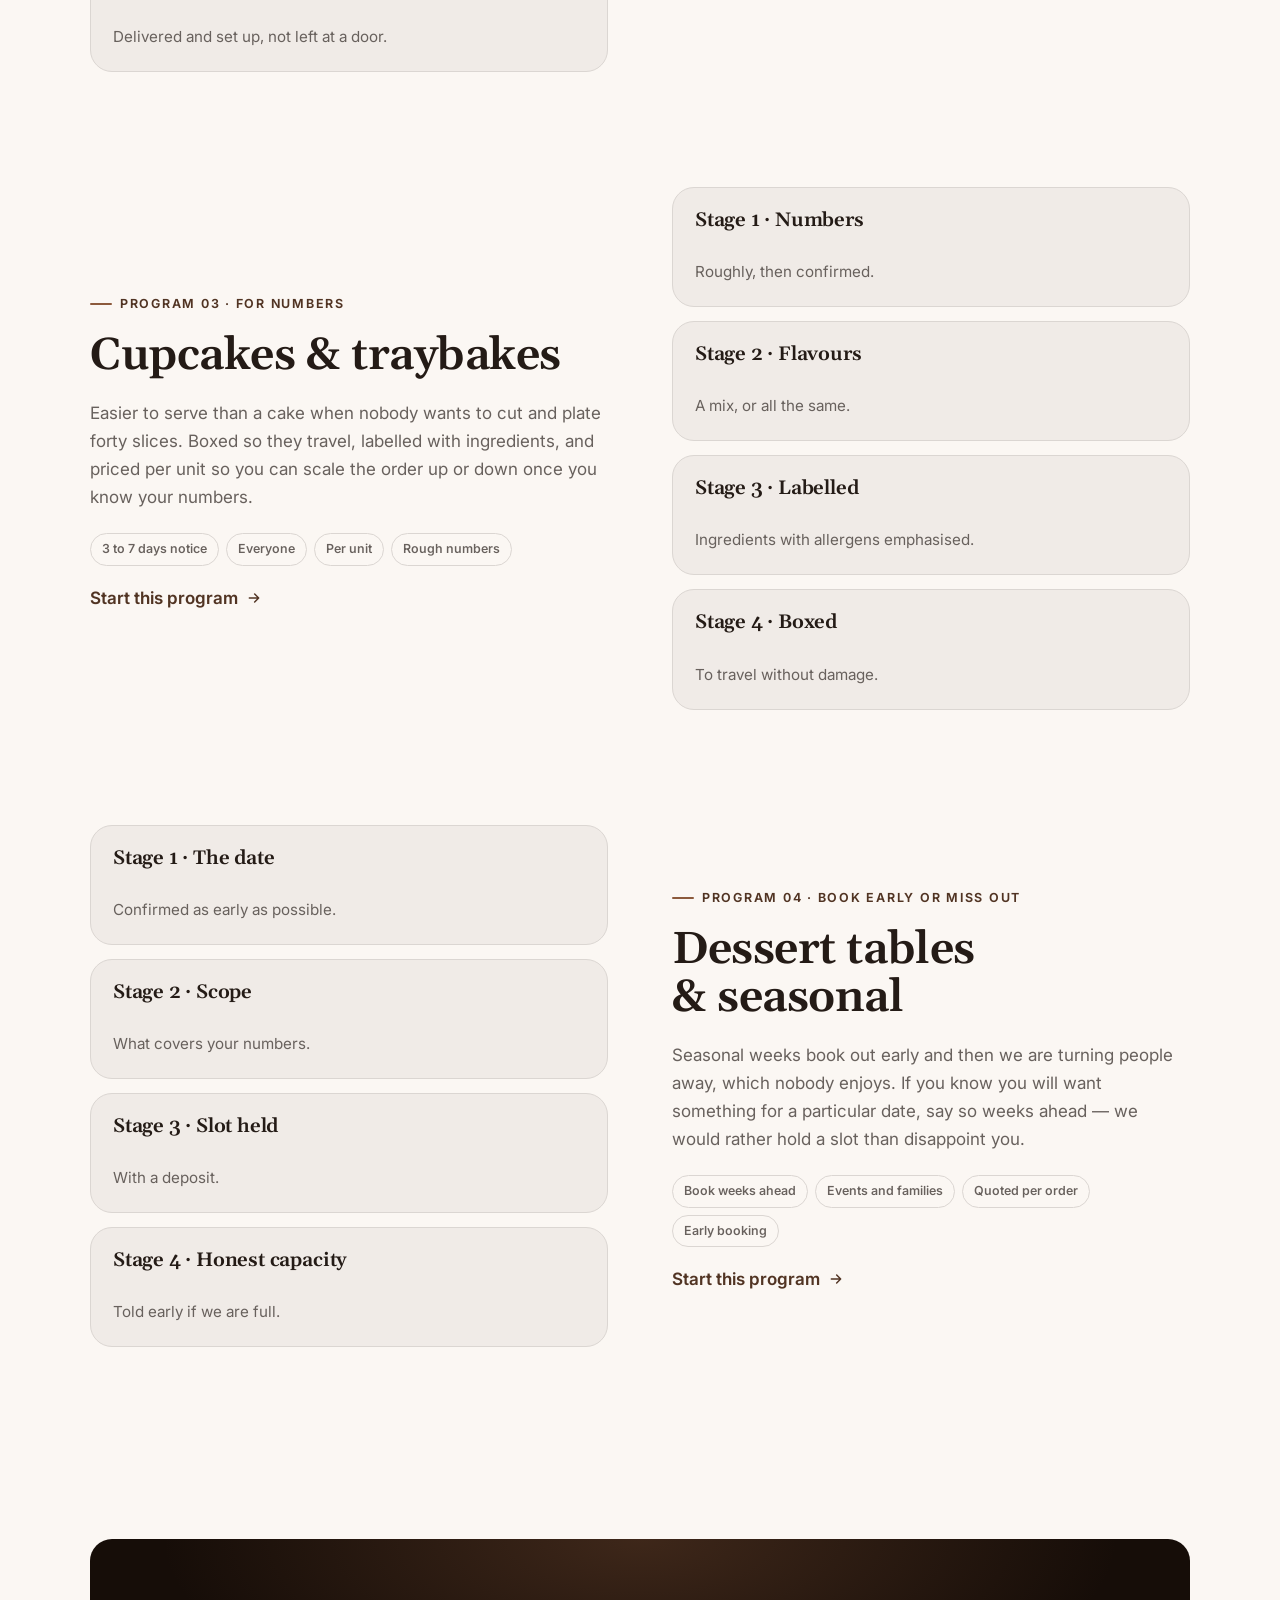
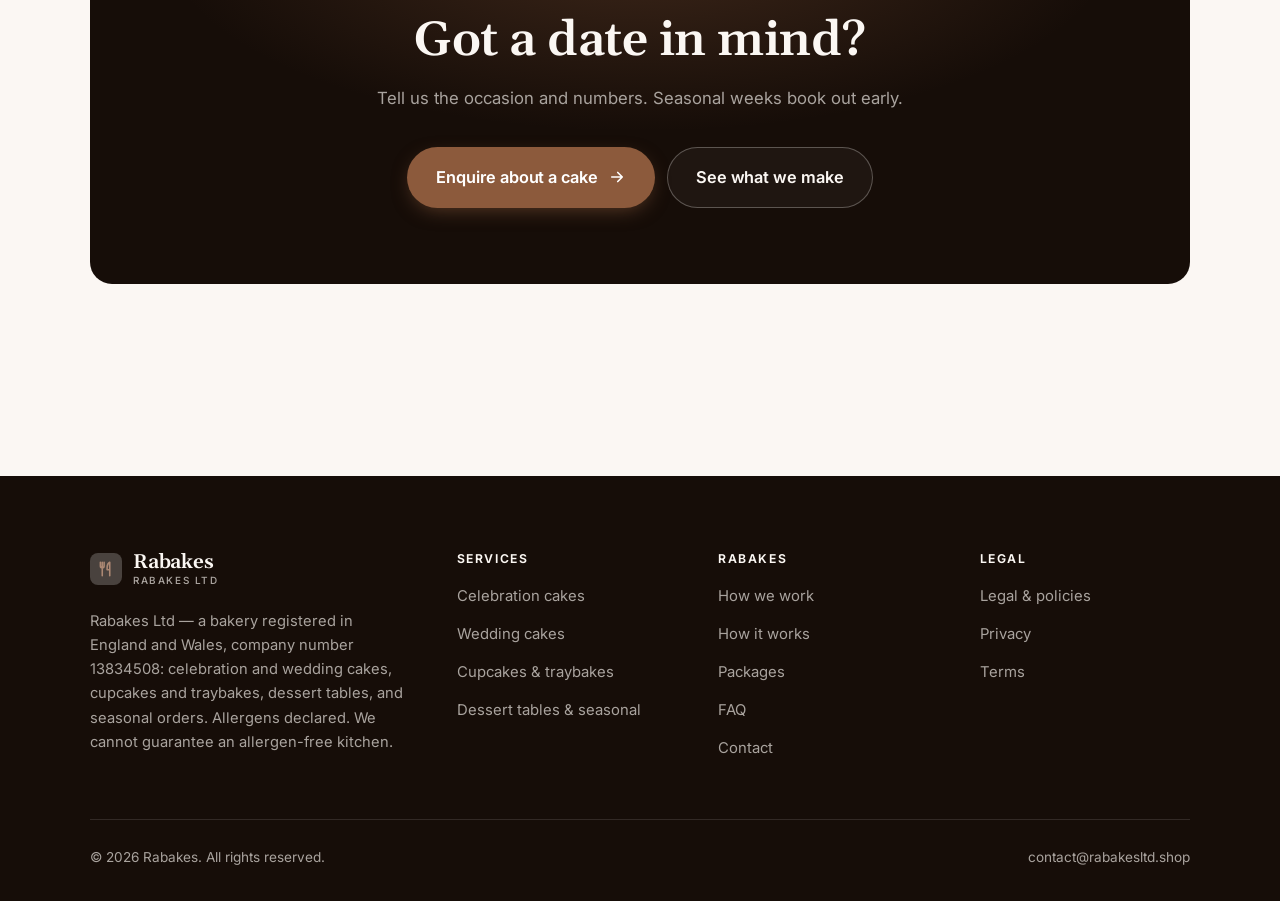
<file: programs.html>
<!DOCTYPE html>
<html lang="en" class="no-js">
<head>
<meta charset="utf-8">
<meta name="viewport" content="width=device-width, initial-scale=1">
<title>Services — Rabakes</title>
<meta name="description" content="What Rabakes Ltd makes: celebration cakes, wedding cakes, cupcakes and traybakes, and dessert tables and seasonal orders.">
<link rel="canonical" href="https://rabakesltd.shop/programs.html">

<meta property="og:type" content="website">
<meta property="og:url" content="https://rabakesltd.shop/programs.html">
<meta property="og:site_name" content="Rabakes">
<meta property="og:locale" content="en_US">
<meta property="og:title" content="Services — Rabakes">
<meta property="og:description" content="What Rabakes Ltd makes: celebration cakes, wedding cakes, cupcakes and traybakes, and dessert tables and seasonal orders.">
<meta name="theme-color" content="#160d08">

<link rel="icon" href="assets/img/favicon.svg" type="image/svg+xml">
<link rel="preconnect" href="https://fonts.googleapis.com">
<link rel="preconnect" href="https://fonts.gstatic.com" crossorigin>
<link rel="stylesheet" href="https://fonts.googleapis.com/css2?family=Gelasio:wght@400;600;700&family=Inter:wght@400..700&display=swap">
<link rel="stylesheet" href="assets/css/style.css">

<!-- Thème appliqué avant le premier rendu (évite le flash) -->
<script>
document.documentElement.classList.remove('no-js');
(function(){try{var t=localStorage.getItem('site-theme');if(t){document.documentElement.setAttribute('data-theme',t);}}catch(e){}})();
</script>
</head>

<body>
<a class="skip-link" href="#main">Skip to main content</a>

<header class="site-header">
  <nav class="wrap nav" aria-label="Main navigation">
    <a class="brand" href="index.html">
      <svg class="brand__mark" viewBox="0 0 64 64" aria-hidden="true">
        <rect class="bm-bg" width="64" height="64" rx="16"/>
        <g class="bm-ic" transform="translate(14 14) scale(1.5)" fill="none" stroke-width="2.1" stroke-linecap="round" stroke-linejoin="round"><path d="M7 3v8M4.5 3v5a2.5 2.5 0 0 0 5 0V3M7 11v10M17 21V3c-2.2 1.2-3.5 3.6-3.5 7v3H17"/></g>
      </svg>
      <span>Rabakes<span class="brand__sub">Rabakes Ltd</span></span>
    </a>

    <ul class="nav__links" id="nav-links">
      <li><a href="index.html">Home</a></li>
      <li><a href="programs.html" aria-current="page">Services</a></li>
      <li><a href="index.html#pricing">Packages</a></li>
      <li><a href="about.html">How we work</a></li>
      <li><a href="contact.html">Contact</a></li>
      <li><a class="btn btn--primary" href="contact.html">Enquire about a cake</a></li>
    </ul>

    <div class="nav__cta">
      <button class="theme-toggle" type="button" aria-label="Switch to dark theme">
        <svg class="icon-sun" viewBox="0 0 24 24" fill="none" stroke="currentColor" stroke-width="1.8" stroke-linecap="round" aria-hidden="true"><circle cx="12" cy="12" r="4"/><path d="M12 2v2m0 16v2M2 12h2m16 0h2M4.9 4.9l1.4 1.4m11.4 11.4 1.4 1.4M19.1 4.9l-1.4 1.4M6.3 17.7l-1.4 1.4"/></svg>
        <svg class="icon-moon" viewBox="0 0 24 24" fill="none" stroke="currentColor" stroke-width="1.8" stroke-linecap="round" stroke-linejoin="round" aria-hidden="true"><path d="M21 12.8A9 9 0 1 1 11.2 3a7 7 0 0 0 9.8 9.8z"/></svg>
      </button>
      <a class="btn btn--primary" href="contact.html">Enquire about a cake</a>
      <button class="nav__toggle" type="button" aria-expanded="false" aria-controls="nav-links" aria-label="Open menu">
        <svg class="icon-open" viewBox="0 0 24 24" fill="none" stroke="currentColor" stroke-width="2" stroke-linecap="round" aria-hidden="true"><path d="M3 6h18M3 12h18M3 18h18"/></svg>
        <svg class="icon-close" viewBox="0 0 24 24" fill="none" stroke="currentColor" stroke-width="2" stroke-linecap="round" aria-hidden="true"><path d="M6 6l12 12M18 6L6 18"/></svg>
      </button>
    </div>
  </nav>
</header>

<main id="main">

<section class="page-head">
  <div class="wrap">
    <nav class="breadcrumb" aria-label="Breadcrumb">
      <a href="index.html">Home</a><span>/</span><span aria-current="page">Services</span>
    </nav>
    <h1>What we make, in detail</h1>
    <p>Four things, all with the full allergen list provided before you order.</p>
  </div>
</section>

<section class="section wrap" id="celebration">
  <div class="split reveal">
    <div>
      <span class="eyebrow">Program 01 · From a conversation</span>
      <h2>Celebration cakes</h2>
      <p>Tell us the occasion, the number of people and what you want to spend, and we will design to that rather than quoting a catalogue picture. We are also honest that elaborate sugar work costs hours rather than ingredients, so the price reflects time more than size.</p>
      <ul class="tags"><li>1 to 3 weeks notice</li><li>Everyone</li><li>Quoted per cake</li><li>Guest numbers</li></ul>
      <p><a class="arrow-link" href="contact.html">Start this program <svg viewBox="0 0 24 24" fill="none" stroke="currentColor" stroke-width="2.2" stroke-linecap="round" stroke-linejoin="round" aria-hidden="true"><path d="M5 12h14M13 6l6 6-6 6"/></svg></a></p>
    </div>
    <div class="grid grid--2 grid--tight">
      <article class="card card--sm">
        <h3>Stage 1 · The occasion</h3>
        <p>Who it is for, and how many.</p>
      </article>
      <article class="card card--sm">
        <h3>Stage 2 · Design</h3>
        <p>To your budget, honestly costed.</p>
      </article>
      <article class="card card--sm">
        <h3>Stage 3 · Allergens</h3>
        <p>Full list given before you commit.</p>
      </article>
      <article class="card card--sm">
        <h3>Stage 4 · Collection</h3>
        <p>Timed, with supports pointed out.</p>
      </article>
    </div>
  </div>
</section>

<section class="section section--flush wrap" id="wedding">
  <div class="split reveal">
    <div class="grid grid--2 grid--tight">
      <article class="card card--sm">
        <h3>Stage 1 · Tasting</h3>
        <p>Before any decision is made.</p>
      </article>
      <article class="card card--sm">
        <h3>Stage 2 · Written quote</h3>
        <p>With the deposit schedule stated.</p>
      </article>
      <article class="card card--sm">
        <h3>Stage 3 · Venue plan</h3>
        <p>Delivery, setup and heat considered.</p>
      </article>
      <article class="card card--sm">
        <h3>Stage 4 · On the day</h3>
        <p>Delivered and set up, not left at a door.</p>
      </article>
    </div>
    <div>
      <span class="eyebrow">Program 02 · Tasting before deciding</span>
      <h2>Wedding cakes</h2>
      <p>Tasting comes first, because choosing a flavour from a photograph is how people end up with a cake they do not like. Quotation is written, deposits are non-refundable on a stated schedule, and we plan delivery around the venue — summer marquees and buttercream are a known problem we will warn you about.</p>
      <ul class="tags"><li>Book months ahead</li><li>Couples</li><li>Quoted in writing</li><li>Deposit to hold</li></ul>
      <p><a class="arrow-link" href="contact.html">Start this program <svg viewBox="0 0 24 24" fill="none" stroke="currentColor" stroke-width="2.2" stroke-linecap="round" stroke-linejoin="round" aria-hidden="true"><path d="M5 12h14M13 6l6 6-6 6"/></svg></a></p>
    </div>
  </div>
</section>

<section class="section section--flush wrap" id="cupcakes">
  <div class="split reveal">
    <div>
      <span class="eyebrow">Program 03 · For numbers</span>
      <h2>Cupcakes &amp; traybakes</h2>
      <p>Easier to serve than a cake when nobody wants to cut and plate forty slices. Boxed so they travel, labelled with ingredients, and priced per unit so you can scale the order up or down once you know your numbers.</p>
      <ul class="tags"><li>3 to 7 days notice</li><li>Everyone</li><li>Per unit</li><li>Rough numbers</li></ul>
      <p><a class="arrow-link" href="contact.html">Start this program <svg viewBox="0 0 24 24" fill="none" stroke="currentColor" stroke-width="2.2" stroke-linecap="round" stroke-linejoin="round" aria-hidden="true"><path d="M5 12h14M13 6l6 6-6 6"/></svg></a></p>
    </div>
    <div class="grid grid--2 grid--tight">
      <article class="card card--sm">
        <h3>Stage 1 · Numbers</h3>
        <p>Roughly, then confirmed.</p>
      </article>
      <article class="card card--sm">
        <h3>Stage 2 · Flavours</h3>
        <p>A mix, or all the same.</p>
      </article>
      <article class="card card--sm">
        <h3>Stage 3 · Labelled</h3>
        <p>Ingredients with allergens emphasised.</p>
      </article>
      <article class="card card--sm">
        <h3>Stage 4 · Boxed</h3>
        <p>To travel without damage.</p>
      </article>
    </div>
  </div>
</section>

<section class="section section--flush wrap" id="seasonal">
  <div class="split reveal">
    <div class="grid grid--2 grid--tight">
      <article class="card card--sm">
        <h3>Stage 1 · The date</h3>
        <p>Confirmed as early as possible.</p>
      </article>
      <article class="card card--sm">
        <h3>Stage 2 · Scope</h3>
        <p>What covers your numbers.</p>
      </article>
      <article class="card card--sm">
        <h3>Stage 3 · Slot held</h3>
        <p>With a deposit.</p>
      </article>
      <article class="card card--sm">
        <h3>Stage 4 · Honest capacity</h3>
        <p>Told early if we are full.</p>
      </article>
    </div>
    <div>
      <span class="eyebrow">Program 04 · Book early or miss out</span>
      <h2>Dessert tables &amp; seasonal</h2>
      <p>Seasonal weeks book out early and then we are turning people away, which nobody enjoys. If you know you will want something for a particular date, say so weeks ahead — we would rather hold a slot than disappoint you.</p>
      <ul class="tags"><li>Book weeks ahead</li><li>Events and families</li><li>Quoted per order</li><li>Early booking</li></ul>
      <p><a class="arrow-link" href="contact.html">Start this program <svg viewBox="0 0 24 24" fill="none" stroke="currentColor" stroke-width="2.2" stroke-linecap="round" stroke-linejoin="round" aria-hidden="true"><path d="M5 12h14M13 6l6 6-6 6"/></svg></a></p>
    </div>
  </div>
</section>

<section class="wrap section--tight">
  <div class="cta-band reveal">
    <h2>Got a date in mind?</h2>
    <p>Tell us the occasion and numbers. Seasonal weeks book out early.</p>
    <div class="hero__actions">
      <a class="btn btn--primary btn--lg" href="contact.html">Enquire about a cake <svg viewBox="0 0 24 24" fill="none" stroke="currentColor" stroke-width="2.2" stroke-linecap="round" stroke-linejoin="round" aria-hidden="true"><path d="M5 12h14M13 6l6 6-6 6"/></svg></a>
      <a class="btn btn--on-dark btn--lg" href="programs.html">See what we make</a>
    </div>
  </div>
</section>

</main>

<footer class="site-footer">
  <div class="wrap">
    <div class="footer__grid">
      <div class="footer__brand">
        <a class="brand" href="index.html">
          <svg class="brand__mark" viewBox="0 0 64 64" aria-hidden="true">
        <rect class="bm-bg" width="64" height="64" rx="16"/>
        <g class="bm-ic" transform="translate(14 14) scale(1.5)" fill="none" stroke-width="2.1" stroke-linecap="round" stroke-linejoin="round"><path d="M7 3v8M4.5 3v5a2.5 2.5 0 0 0 5 0V3M7 11v10M17 21V3c-2.2 1.2-3.5 3.6-3.5 7v3H17"/></g>
      </svg>
          <span>Rabakes<span class="brand__sub">Rabakes Ltd</span></span>
        </a>
        <p>Rabakes Ltd — a bakery registered in England and Wales, company number 13834508: celebration and wedding cakes, cupcakes and traybakes, dessert tables, and seasonal orders. Allergens declared. We cannot guarantee an allergen-free kitchen.</p>
      </div>

      <div class="footer__col">
        <h4>Services</h4>
        <ul>
          <li><a href="programs.html#celebration">Celebration cakes</a></li>
          <li><a href="programs.html#wedding">Wedding cakes</a></li>
          <li><a href="programs.html#cupcakes">Cupcakes &amp; traybakes</a></li>
          <li><a href="programs.html#seasonal">Dessert tables &amp; seasonal</a></li>
        </ul>
      </div>

      <div class="footer__col">
        <h4>Rabakes</h4>
        <ul>
          <li><a href="about.html">How we work</a></li>
          <li><a href="index.html#how-it-works">How it works</a></li>
          <li><a href="index.html#pricing">Packages</a></li>
          <li><a href="index.html#faq">FAQ</a></li>
          <li><a href="contact.html">Contact</a></li>
        </ul>
      </div>

      <div class="footer__col">
        <h4>Legal</h4>
        <ul>
          <li><a href="legal.html">Legal &amp; policies</a></li>
          <li><a href="legal.html#privacy">Privacy</a></li>
          <li><a href="legal.html#terms">Terms</a></li>
        </ul>
      </div>
    </div>

    <div class="footer__bottom">
      <p>© <span data-year>2026</span> Rabakes. All rights reserved.</p>
      <p><a href="mailto:contact@rabakesltd.shop">contact@rabakesltd.shop</a></p>
    </div>
  </div>
</footer>

<script src="assets/js/main.js" defer></script>
</body>
</html>
</file>
<file: assets/css/style.css>
/* Rabakes — couleurs et polices de la marque.
   Modifier ces valeurs suffit à changer l'identité visuelle de tout le site. */
:root {
  --c-accent:    #8c5a3c;
  --c-on-accent: #ffffff;
  --c-ink:       #160d08;
  --c-paper:     #fbf7f3;

  --accent-ink-light: color-mix(in srgb, var(--c-accent) 58%, black);
  --accent-on-dark:   color-mix(in srgb, var(--c-accent) 72%, white);

  --font-display: "Gelasio", Georgia, "Times New Roman", serif;
  --font-body: "Inter", system-ui, -apple-system, "Segoe UI", sans-serif;
  --display-weight: 600;
  --display-tracking: -.01em;
}

/* ==========================================================================
   Feuille de style commune aux sites de coaching
   Les couleurs de marque (--c-accent, --c-on-accent, --c-ink, --c-paper) et
   les polices sont définies juste au-dessus, par site. Tout le reste en dérive.
   ========================================================================== */

/* --------------------------------------------------------------------------
   1. Tokens dérivés
   -------------------------------------------------------------------------- */

:root {
  /* Thème clair */
  --paper:      var(--c-paper);
  --paper-2:    color-mix(in srgb, var(--c-paper) 95%, var(--c-ink));
  --paper-3:    color-mix(in srgb, var(--c-paper) 89%, var(--c-ink));
  --line:       color-mix(in srgb, var(--c-paper) 86%, var(--c-ink));
  --text:       color-mix(in srgb, var(--c-ink) 94%, var(--c-paper));
  --muted:      color-mix(in srgb, var(--c-ink) 64%, var(--c-paper));
  --accent:     var(--c-accent);
  --accent-600: color-mix(in srgb, var(--c-accent) 86%, black);
  --accent-ink: var(--accent-ink-light);
  --on-accent:  var(--c-on-accent);
  --ink:        var(--c-ink);
  --ink-soft:   color-mix(in srgb, var(--c-ink) 90%, white);
  --on-ink:     var(--c-paper);
  --on-ink-mut: color-mix(in srgb, var(--c-paper) 64%, var(--c-ink));
  --brand-bg:   var(--c-ink);

  /* Rayons */
  --r-sm: 8px;
  --r-md: 14px;
  --r-lg: 22px;
  --r-full: 999px;

  /* Ombres */
  --sh-1: 0 1px 2px rgba(0, 0, 0, .05), 0 2px 8px rgba(0, 0, 0, .04);
  --sh-2: 0 2px 4px rgba(0, 0, 0, .05), 0 12px 32px rgba(0, 0, 0, .09);
  --sh-3: 0 4px 8px rgba(0, 0, 0, .06), 0 24px 56px rgba(0, 0, 0, .14);

  /* Rythme */
  --gutter: clamp(16px, 4vw, 40px);
  --maxw: 1180px;
  --section-y: clamp(64px, 9vw, 124px);

  --ease: cubic-bezier(.22, .61, .36, 1);
}

/* Thème sombre — suit le système, sauf si l'utilisateur a choisi « clair » */
@media (prefers-color-scheme: dark) {
  :root:not([data-theme="light"]) {
    --paper:      var(--c-ink);
    --paper-2:    color-mix(in srgb, var(--c-ink) 92%, white);
    --paper-3:    color-mix(in srgb, var(--c-ink) 86%, white);
    --line:       color-mix(in srgb, var(--c-ink) 80%, white);
    --text:       color-mix(in srgb, var(--c-paper) 94%, var(--c-ink));
    --muted:      color-mix(in srgb, var(--c-paper) 66%, var(--c-ink));
    --accent-ink: var(--accent-on-dark);
    --ink:        color-mix(in srgb, var(--c-ink) 72%, black);
    --brand-bg:   color-mix(in srgb, var(--c-ink) 80%, white);
    --sh-1: 0 1px 2px rgba(0, 0, 0, .4), 0 2px 8px rgba(0, 0, 0, .3);
    --sh-2: 0 2px 4px rgba(0, 0, 0, .4), 0 12px 32px rgba(0, 0, 0, .45);
    --sh-3: 0 4px 8px rgba(0, 0, 0, .45), 0 24px 56px rgba(0, 0, 0, .55);
  }
}

/* Thème sombre — choix explicite */
:root[data-theme="dark"] {
  --paper:      var(--c-ink);
  --paper-2:    color-mix(in srgb, var(--c-ink) 92%, white);
  --paper-3:    color-mix(in srgb, var(--c-ink) 86%, white);
  --line:       color-mix(in srgb, var(--c-ink) 80%, white);
  --text:       color-mix(in srgb, var(--c-paper) 94%, var(--c-ink));
  --muted:      color-mix(in srgb, var(--c-paper) 66%, var(--c-ink));
  --accent-ink: var(--accent-on-dark);
  --ink:        color-mix(in srgb, var(--c-ink) 72%, black);
  --brand-bg:   color-mix(in srgb, var(--c-ink) 80%, white);
  --sh-1: 0 1px 2px rgba(0, 0, 0, .4), 0 2px 8px rgba(0, 0, 0, .3);
  --sh-2: 0 2px 4px rgba(0, 0, 0, .4), 0 12px 32px rgba(0, 0, 0, .45);
  --sh-3: 0 4px 8px rgba(0, 0, 0, .45), 0 24px 56px rgba(0, 0, 0, .55);
}

/* --------------------------------------------------------------------------
   2. Reset / base
   -------------------------------------------------------------------------- */

*, *::before, *::after { box-sizing: border-box; }

* { margin: 0; }

html {
  -webkit-text-size-adjust: 100%;
  scroll-behavior: smooth;
  scroll-padding-top: 88px;
}

body {
  background: var(--paper);
  color: var(--text);
  font-family: var(--font-body);
  font-size: 17px;
  line-height: 1.65;
  -webkit-font-smoothing: antialiased;
  text-rendering: optimizeLegibility;
  overflow-x: hidden;
}

img, svg, video { display: block; max-width: 100%; height: auto; }

a { color: inherit; text-decoration: none; }

button, input, textarea, select { font: inherit; color: inherit; }

h1, h2, h3, h4 {
  font-family: var(--font-display);
  font-weight: var(--display-weight);
  line-height: 1.08;
  letter-spacing: var(--display-tracking);
  text-wrap: balance;
}

p { text-wrap: pretty; }

:focus-visible {
  outline: 3px solid var(--accent);
  outline-offset: 3px;
  border-radius: 4px;
}

::selection { background: var(--accent); color: var(--on-accent); }

/* --------------------------------------------------------------------------
   3. Utilitaires de mise en page
   -------------------------------------------------------------------------- */

.wrap {
  width: 100%;
  max-width: var(--maxw);
  margin-inline: auto;
  padding-inline: var(--gutter);
}

.section { padding-block: var(--section-y); }
.section--flush { padding-top: 0; }
.section--tight { padding-block: clamp(48px, 6vw, 80px); }

.skip-link {
  position: absolute;
  left: 12px;
  top: -100px;
  z-index: 200;
  background: var(--accent);
  color: var(--on-accent);
  padding: 12px 20px;
  border-radius: var(--r-sm);
  font-weight: 600;
  transition: top .2s var(--ease);
}
.skip-link:focus { top: 12px; }

.eyebrow {
  display: inline-flex;
  align-items: center;
  gap: 8px;
  font-size: .78rem;
  font-weight: 650;
  letter-spacing: .14em;
  text-transform: uppercase;
  color: var(--accent-ink);
  margin-bottom: 18px;
}
.eyebrow::before {
  content: "";
  width: 22px;
  height: 2px;
  background: var(--accent);
  border-radius: 2px;
}

.section-head { max-width: 62ch; margin-bottom: clamp(36px, 5vw, 60px); }
.section-head h2 { font-size: clamp(2rem, 4.4vw, 3.1rem); }
.section-head p {
  margin-top: 18px;
  color: var(--muted);
  font-size: clamp(1rem, 1.6vw, 1.12rem);
  max-width: 58ch;
}

.section-head--center { margin-inline: auto; text-align: center; }
.section-head--center .eyebrow { justify-content: center; }
.section-head--center p { margin-inline: auto; }

/* --------------------------------------------------------------------------
   4. Boutons
   -------------------------------------------------------------------------- */

.btn {
  display: inline-flex;
  align-items: center;
  justify-content: center;
  gap: 10px;
  padding: 14px 26px;
  border: 1px solid transparent;
  border-radius: var(--r-full);
  font-weight: 620;
  font-size: .98rem;
  letter-spacing: -.005em;
  cursor: pointer;
  white-space: nowrap;
  transition: transform .18s var(--ease), background-color .18s var(--ease),
              border-color .18s var(--ease), box-shadow .18s var(--ease), color .18s var(--ease);
}
.btn:hover { transform: translateY(-2px); }
.btn:active { transform: translateY(0); }

.btn--primary {
  background: var(--accent);
  color: var(--on-accent);
  box-shadow: 0 6px 20px -6px color-mix(in srgb, var(--c-accent) 65%, transparent);
}
.btn--primary:hover {
  background: var(--accent-600);
  box-shadow: 0 12px 28px -8px color-mix(in srgb, var(--c-accent) 70%, transparent);
}

.btn--ghost {
  border-color: var(--line);
  background: transparent;
  color: var(--text);
}
.btn--ghost:hover { border-color: var(--accent); color: var(--accent-ink); }

.btn--on-dark {
  border-color: color-mix(in srgb, var(--c-paper) 28%, transparent);
  color: var(--on-ink);
  background: color-mix(in srgb, var(--c-paper) 4%, transparent);
}
.btn--on-dark:hover {
  border-color: color-mix(in srgb, var(--c-paper) 60%, transparent);
  background: color-mix(in srgb, var(--c-paper) 10%, transparent);
}

.btn--lg { padding: 16px 28px; font-size: 1.02rem; }
.btn--block { width: 100%; }

.btn svg { width: 18px; height: 18px; flex: none; }

@media (max-width: 420px) {
  .btn--lg { padding: 15px 22px; font-size: 1rem; white-space: normal; text-align: center; }
}

/* Lien fléché */
.arrow-link {
  display: inline-flex;
  align-items: center;
  gap: 8px;
  font-weight: 620;
  color: var(--accent-ink);
}
.arrow-link svg { width: 16px; height: 16px; transition: transform .18s var(--ease); }
.arrow-link:hover svg { transform: translateX(4px); }

/* --------------------------------------------------------------------------
   5. En-tête / navigation
   -------------------------------------------------------------------------- */

.site-header {
  position: sticky;
  top: 0;
  z-index: 100;
  background: color-mix(in srgb, var(--paper) 82%, transparent);
  backdrop-filter: saturate(180%) blur(14px);
  -webkit-backdrop-filter: saturate(180%) blur(14px);
  border-bottom: 1px solid transparent;
  transition: border-color .25s var(--ease), background-color .25s var(--ease);
}
.site-header.is-stuck {
  border-bottom-color: var(--line);
  background: color-mix(in srgb, var(--paper) 94%, transparent);
}

.nav {
  display: flex;
  align-items: center;
  justify-content: space-between;
  gap: 24px;
  height: 74px;
}

.brand {
  display: inline-flex;
  align-items: center;
  gap: 11px;
  font-family: var(--font-display);
  font-weight: var(--display-weight);
  font-size: 1.24rem;
  letter-spacing: var(--display-tracking);
  flex: none;
  line-height: 1.1;
}
.brand__mark { width: 32px; height: 32px; flex: none; }
.brand__mark .bm-bg { fill: var(--brand-bg); }
.brand__mark .bm-ic { stroke: var(--accent-on-dark); color: var(--accent-on-dark); }
.brand__sub {
  display: block;
  font-family: var(--font-body);
  font-size: .62rem;
  font-weight: 550;
  letter-spacing: .16em;
  text-transform: uppercase;
  color: var(--muted);
  margin-top: 1px;
}

.nav__links {
  display: flex;
  align-items: center;
  gap: 4px;
  list-style: none;
  padding: 0;
}
.nav__links a {
  display: block;
  padding: 9px 14px;
  border-radius: var(--r-full);
  font-size: .95rem;
  font-weight: 520;
  color: var(--muted);
  transition: color .16s var(--ease), background-color .16s var(--ease);
}
.nav__links a:hover { color: var(--text); background: var(--paper-2); }
.nav__links a[aria-current="page"] { color: var(--text); font-weight: 620; }
.nav__links .btn { display: none; }

.nav__cta { display: flex; align-items: center; gap: 10px; flex: none; }

.nav__toggle {
  display: none;
  width: 44px;
  height: 44px;
  align-items: center;
  justify-content: center;
  background: transparent;
  border: 1px solid var(--line);
  border-radius: var(--r-full);
  cursor: pointer;
}
.nav__toggle svg { width: 20px; height: 20px; }
.nav__toggle .icon-close { display: none; }
.nav__toggle[aria-expanded="true"] .icon-open { display: none; }
.nav__toggle[aria-expanded="true"] .icon-close { display: block; }

@media (max-width: 900px) {
  .nav__links, .nav__cta .btn { display: none; }
  .nav__toggle { display: inline-flex; }

  .nav__links {
    position: fixed;
    inset: 74px 0 auto;
    flex-direction: column;
    align-items: stretch;
    gap: 2px;
    padding: 20px var(--gutter) 32px;
    background: var(--paper);
    border-bottom: 1px solid var(--line);
    box-shadow: var(--sh-2);
  }
  .nav__links.is-open { display: flex; }
  .nav__links a { padding: 14px 4px; font-size: 1.1rem; border-radius: var(--r-sm); }
  .nav__links a.btn { display: inline-flex; margin-top: 14px; padding: 14px 26px; color: var(--on-accent); }
}

@media (max-width: 380px) {
  .brand__sub { display: none; }
}

/* Bouton de thème */
.theme-toggle {
  width: 44px;
  height: 44px;
  display: inline-flex;
  align-items: center;
  justify-content: center;
  background: transparent;
  border: 1px solid var(--line);
  border-radius: var(--r-full);
  cursor: pointer;
  color: var(--muted);
  transition: color .16s var(--ease), border-color .16s var(--ease);
}
.theme-toggle:hover { color: var(--text); border-color: var(--accent); }
.theme-toggle svg { width: 18px; height: 18px; }
.theme-toggle .icon-moon { display: none; }
:root[data-theme="dark"] .theme-toggle .icon-sun { display: none; }
:root[data-theme="dark"] .theme-toggle .icon-moon { display: block; }
@media (prefers-color-scheme: dark) {
  :root:not([data-theme="light"]) .theme-toggle .icon-sun { display: none; }
  :root:not([data-theme="light"]) .theme-toggle .icon-moon { display: block; }
}

/* --------------------------------------------------------------------------
   6. Hero
   -------------------------------------------------------------------------- */

.hero {
  position: relative;
  background: var(--ink);
  color: var(--on-ink);
  overflow: hidden;
  isolation: isolate;
}

/* Halo de couleur + grain léger */
.hero::before {
  content: "";
  position: absolute;
  inset: -30% -10% auto;
  height: 130%;
  background:
    radial-gradient(60% 55% at 78% 18%, color-mix(in srgb, var(--c-accent) 34%, transparent), transparent 62%),
    radial-gradient(48% 44% at 12% 88%, color-mix(in srgb, var(--c-accent) 16%, transparent), transparent 66%);
  z-index: -2;
  pointer-events: none;
}
.hero::after {
  content: "";
  position: absolute;
  inset: 0;
  background-image: url("data:image/svg+xml,%3Csvg xmlns='http://www.w3.org/2000/svg' width='160' height='160'%3E%3Cfilter id='n'%3E%3CfeTurbulence type='fractalNoise' baseFrequency='.85' numOctaves='3'/%3E%3C/filter%3E%3Crect width='160' height='160' filter='url(%23n)' opacity='.28'/%3E%3C/svg%3E");
  opacity: .45;
  mix-blend-mode: overlay;
  z-index: -1;
  pointer-events: none;
}

.hero__inner {
  display: grid;
  grid-template-columns: minmax(0, 1.05fr) minmax(0, .95fr);
  align-items: center;
  gap: clamp(32px, 5vw, 72px);
  padding-block: clamp(56px, 8vw, 110px);
}

.hero h1 {
  font-size: clamp(2.5rem, 6vw, 4.6rem);
  letter-spacing: calc(var(--display-tracking) * 1.4);
}
.hero h1 em {
  font-style: normal;
  color: var(--accent-on-dark);
  text-decoration: underline;
  text-decoration-color: color-mix(in srgb, var(--c-accent) 45%, transparent);
  text-decoration-thickness: .1em;
  text-underline-offset: .14em;
  text-decoration-skip-ink: none;
}

.hero__lede {
  margin-top: 22px;
  font-size: clamp(1.04rem, 1.9vw, 1.2rem);
  color: var(--on-ink-mut);
  max-width: 50ch;
}

.hero__actions {
  display: flex;
  flex-wrap: wrap;
  gap: 12px;
  margin-top: 34px;
}

.hero__eyebrow { color: var(--accent-on-dark); }
.hero__eyebrow::before { background: var(--accent-on-dark); }

/* Faits sur l'offre */
.hero__proof {
  display: grid;
  grid-template-columns: repeat(4, minmax(0, 1fr));
  gap: clamp(18px, 3vw, 32px);
  margin-top: 44px;
  padding: 26px 0 0;
  border-top: 1px solid color-mix(in srgb, var(--c-paper) 14%, transparent);
  list-style: none;
}
.stat__num {
  display: block;
  font-family: var(--font-display);
  font-size: clamp(1.5rem, 2.6vw, 2.05rem);
  font-weight: var(--display-weight);
  line-height: 1;
  letter-spacing: var(--display-tracking);
  white-space: nowrap;
}
.stat__label {
  display: block;
  margin-top: 7px;
  font-size: .82rem;
  line-height: 1.4;
  color: var(--on-ink-mut);
}

.hero__art svg { width: 100%; height: auto; border-radius: var(--r-lg); box-shadow: var(--sh-3); }

@media (max-width: 880px) {
  .hero__inner { grid-template-columns: 1fr; }
  .hero__art { order: -1; max-width: 560px; }
}
@media (max-width: 540px) {
  .hero__proof { grid-template-columns: repeat(2, minmax(0, 1fr)); }
}

/* --------------------------------------------------------------------------
   7. Bandeau défilant
   -------------------------------------------------------------------------- */

.marquee {
  background: var(--ink-soft);
  color: var(--on-ink-mut);
  border-top: 1px solid color-mix(in srgb, var(--c-paper) 8%, transparent);
  padding-block: 18px;
  overflow: hidden;
  white-space: nowrap;
  mask-image: linear-gradient(90deg, transparent, #000 8%, #000 92%, transparent);
  -webkit-mask-image: linear-gradient(90deg, transparent, #000 8%, #000 92%, transparent);
}
.marquee__track {
  display: inline-flex;
  gap: 42px;
  align-items: center;
  animation: marquee 38s linear infinite;
  font-size: .86rem;
  letter-spacing: .12em;
  text-transform: uppercase;
  font-weight: 560;
}
.marquee__track span { display: inline-flex; align-items: center; gap: 42px; }
.marquee__track span::after {
  content: "";
  width: 5px; height: 5px;
  border-radius: 50%;
  background: var(--accent);
  opacity: .8;
}
@keyframes marquee { to { transform: translateX(-50%); } }

/* --------------------------------------------------------------------------
   8. Grilles de cartes
   -------------------------------------------------------------------------- */

.grid {
  display: grid;
  gap: clamp(16px, 2.2vw, 26px);
}
.grid--2 { grid-template-columns: repeat(auto-fit, minmax(min(100%, 260px), 1fr)); }
.grid--3 { grid-template-columns: repeat(auto-fit, minmax(min(100%, 270px), 1fr)); }
.grid--4 { grid-template-columns: repeat(auto-fit, minmax(min(100%, 230px), 1fr)); }
.grid--tight { gap: 14px; }

.card {
  position: relative;
  display: flex;
  flex-direction: column;
  padding: 28px;
  background: var(--paper-2);
  border: 1px solid var(--line);
  border-radius: var(--r-lg);
  transition: transform .22s var(--ease), box-shadow .22s var(--ease), border-color .22s var(--ease);
}
a.card:hover, .card--lift:hover {
  transform: translateY(-5px);
  box-shadow: var(--sh-2);
  border-color: color-mix(in srgb, var(--c-accent) 45%, var(--line));
}
.card--sm { padding: 22px; }
.card--sm h3 { font-size: 1rem; }
.card__icon {
  width: 52px;
  height: 52px;
  display: grid;
  place-items: center;
  border-radius: var(--r-md);
  background: color-mix(in srgb, var(--c-accent) 15%, transparent);
  color: var(--accent-ink);
  margin-bottom: 20px;
}
.card__icon svg { width: 26px; height: 26px; }
.card h3 { font-size: 1.22rem; margin-bottom: 10px; }
.card p { color: var(--muted); font-size: .95rem; }
.card .arrow-link { margin-top: auto; padding-top: 18px; font-size: .92rem; }

.tags {
  list-style: none;
  padding: 0;
  margin: 18px 0 0;
  display: flex;
  flex-wrap: wrap;
  gap: 7px;
}
.tags li {
  font-size: .78rem;
  font-weight: 560;
  padding: 5px 11px;
  border-radius: var(--r-full);
  background: var(--paper);
  border: 1px solid var(--line);
  color: var(--muted);
}

/* --------------------------------------------------------------------------
   9. Méthode (étapes)
   -------------------------------------------------------------------------- */

.steps { counter-reset: step; }
.step {
  position: relative;
  padding: 30px 26px 26px;
  background: var(--paper);
  border: 1px solid var(--line);
  border-radius: var(--r-lg);
}
.step::before {
  counter-increment: step;
  content: "0" counter(step);
  display: block;
  font-family: var(--font-display);
  font-size: 2.6rem;
  font-weight: var(--display-weight);
  line-height: 1;
  letter-spacing: var(--display-tracking);
  color: color-mix(in srgb, var(--c-accent) 55%, var(--paper));
  margin-bottom: 16px;
}
.step h3 { font-size: 1.12rem; margin-bottom: 9px; }
.step p { color: var(--muted); font-size: .93rem; }

/* --------------------------------------------------------------------------
   10. Tarifs
   -------------------------------------------------------------------------- */

.plans { align-items: start; }

.plan {
  display: flex;
  flex-direction: column;
  padding: 32px 28px;
  background: var(--paper);
  border: 1px solid var(--line);
  border-radius: var(--r-lg);
  height: 100%;
  position: relative;
}
.plan--featured {
  background: var(--ink);
  color: var(--on-ink);
  border-color: var(--ink);
  box-shadow: var(--sh-3);
}
.plan--featured .plan__desc,
.plan--featured .plan__period,
.plan--featured .plan__features li { color: var(--on-ink-mut); }
.plan--featured .plan__features li::before { color: var(--accent-on-dark); }

.plan__tag {
  position: absolute;
  top: 18px;
  right: 18px;
  font-size: .7rem;
  font-weight: 680;
  letter-spacing: .1em;
  text-transform: uppercase;
  padding: 5px 12px;
  border-radius: var(--r-full);
  background: var(--accent);
  color: var(--on-accent);
}

.plan h3 { font-size: 1.3rem; }
.plan--featured h3 { padding-right: 120px; }
.plan__desc { margin-top: 8px; color: var(--muted); font-size: .92rem; min-height: 2.8em; }

.plan__price {
  display: flex;
  align-items: baseline;
  gap: 6px;
  margin: 22px 0 4px;
  font-family: var(--font-display);
  font-size: clamp(2.2rem, 4vw, 2.9rem);
  font-weight: var(--display-weight);
  letter-spacing: var(--display-tracking);
  line-height: 1;
}
.plan__period { font-family: var(--font-body); font-size: .9rem; font-weight: 450; color: var(--muted); letter-spacing: 0; }

.plan__features {
  list-style: none;
  padding: 0;
  margin: 24px 0 28px;
  display: grid;
  gap: 11px;
  flex: 1;
}
.plan__features li {
  display: grid;
  grid-template-columns: 20px 1fr;
  gap: 10px;
  font-size: .93rem;
  color: var(--muted);
  align-items: start;
}
.plan__features li::before {
  content: "✓";
  color: var(--accent-ink);
  font-weight: 700;
  line-height: 1.5;
}

.plans-note { text-align: center; margin-top: 26px; font-size: .88rem; color: var(--muted); }

/* --------------------------------------------------------------------------
   11. Bloc split (texte + illustration)
   -------------------------------------------------------------------------- */

.split {
  display: grid;
  grid-template-columns: repeat(auto-fit, minmax(min(100%, 340px), 1fr));
  gap: clamp(32px, 5vw, 68px);
  align-items: center;
}
.split--top { align-items: start; }
.split__art svg { width: 100%; border-radius: var(--r-lg); box-shadow: var(--sh-2); }
.split h2 { font-size: clamp(1.9rem, 4vw, 2.8rem); }
.split p { margin-top: 18px; color: var(--muted); }
.split .tags { margin-top: 22px; }

/* --------------------------------------------------------------------------
   12. FAQ
   -------------------------------------------------------------------------- */

.faq { max-width: 780px; margin-inline: auto; }
.faq details {
  border-bottom: 1px solid var(--line);
  padding: 4px 0;
}
.faq summary {
  display: flex;
  align-items: center;
  justify-content: space-between;
  gap: 20px;
  padding: 22px 4px;
  cursor: pointer;
  list-style: none;
  font-family: var(--font-display);
  font-size: 1.08rem;
  font-weight: var(--display-weight);
  letter-spacing: var(--display-tracking);
}
.faq summary::-webkit-details-marker { display: none; }
.faq summary::after {
  content: "";
  flex: none;
  width: 13px;
  height: 13px;
  border-right: 2px solid var(--muted);
  border-bottom: 2px solid var(--muted);
  transform: rotate(45deg) translate(-3px, -3px);
  transition: transform .2s var(--ease), border-color .2s var(--ease);
}
.faq details[open] summary::after {
  transform: rotate(225deg) translate(-3px, -3px);
  border-color: var(--accent);
}
.faq details p { padding: 0 4px 24px; color: var(--muted); max-width: 66ch; }

/* --------------------------------------------------------------------------
   13. Bandeau d'appel à l'action
   -------------------------------------------------------------------------- */

.cta-band {
  position: relative;
  background: var(--ink);
  color: var(--on-ink);
  border-radius: var(--r-lg);
  padding: clamp(40px, 6vw, 76px) clamp(24px, 5vw, 64px);
  overflow: hidden;
  isolation: isolate;
  text-align: center;
}
.cta-band::before {
  content: "";
  position: absolute;
  inset: 0;
  background: radial-gradient(70% 90% at 50% 0%, color-mix(in srgb, var(--c-accent) 34%, transparent), transparent 62%);
  z-index: -1;
}
.cta-band h2 { font-size: clamp(1.9rem, 4.4vw, 3rem); }
.cta-band p {
  margin: 18px auto 0;
  max-width: 52ch;
  color: var(--on-ink-mut);
  font-size: 1.05rem;
}
.cta-band .hero__actions { justify-content: center; }

/* --------------------------------------------------------------------------
   14. Formulaire
   -------------------------------------------------------------------------- */

.form-layout {
  display: grid;
  grid-template-columns: minmax(0, 1fr) minmax(0, 420px);
  gap: clamp(32px, 5vw, 64px);
  align-items: start;
}
@media (max-width: 880px) { .form-layout { grid-template-columns: 1fr; } }

.form {
  display: grid;
  gap: 18px;
  padding: clamp(22px, 3.5vw, 36px);
  background: var(--paper-2);
  border: 1px solid var(--line);
  border-radius: var(--r-lg);
}
.form__row { display: grid; grid-template-columns: repeat(auto-fit, minmax(min(100%, 200px), 1fr)); gap: 18px; }

.field { display: grid; gap: 7px; }
.field label { font-size: .88rem; font-weight: 600; }
.field label .req { color: var(--accent-ink); }
.field input, .field textarea, .field select {
  width: 100%;
  padding: 13px 15px;
  background: var(--paper);
  border: 1px solid var(--line);
  border-radius: var(--r-md);
  font-size: .97rem;
  transition: border-color .16s var(--ease), box-shadow .16s var(--ease);
}
.field input:focus, .field textarea:focus, .field select:focus {
  outline: none;
  border-color: var(--accent);
  box-shadow: 0 0 0 3px color-mix(in srgb, var(--c-accent) 24%, transparent);
}
.field textarea { resize: vertical; min-height: 130px; }
.field__hint { font-size: .8rem; color: var(--muted); }

.form__status { font-size: .9rem; font-weight: 600; min-height: 1.4em; }
.form__note { font-size: .82rem; color: var(--muted); }
.form__note a { color: var(--accent-ink); text-decoration: underline; text-underline-offset: 2px; }

.contact-aside { display: grid; gap: 14px; }
.contact-card {
  display: flex;
  gap: 14px;
  padding: 20px 22px;
  background: var(--paper);
  border: 1px solid var(--line);
  border-radius: var(--r-md);
}
.contact-card--soft { background: var(--paper-2); }
.contact-card svg { width: 22px; height: 22px; flex: none; color: var(--accent-ink); margin-top: 3px; }
.contact-card b { display: block; font-size: .95rem; font-weight: 620; }
.contact-card span, .contact-card a { display: block; font-size: .9rem; color: var(--muted); }
.contact-card a:hover { color: var(--accent-ink); }

/* --------------------------------------------------------------------------
   15. Page interne — en-tête
   -------------------------------------------------------------------------- */

.page-head {
  background: var(--paper-2);
  border-bottom: 1px solid var(--line);
  padding-block: clamp(48px, 7vw, 86px);
}
.page-head h1 { font-size: clamp(2.2rem, 5.4vw, 3.6rem); max-width: 20ch; }
.page-head p { margin-top: 18px; color: var(--muted); max-width: 58ch; font-size: 1.06rem; }

.breadcrumb {
  display: flex;
  gap: 8px;
  align-items: center;
  font-size: .84rem;
  color: var(--muted);
  margin-bottom: 18px;
}
.breadcrumb a:hover { color: var(--accent-ink); }
.breadcrumb span { opacity: .6; }

/* --------------------------------------------------------------------------
   16. Pied de page
   -------------------------------------------------------------------------- */

.site-footer {
  background: var(--ink);
  color: var(--on-ink-mut);
  padding-block: clamp(48px, 6vw, 76px) 32px;
  margin-top: var(--section-y);
}
.site-footer .brand { color: var(--on-ink); }
.site-footer .brand__mark .bm-bg { fill: color-mix(in srgb, var(--c-ink) 78%, white); }
.site-footer .brand__sub { color: var(--on-ink-mut); }

.footer__grid {
  display: grid;
  grid-template-columns: minmax(0, 1.5fr) repeat(auto-fit, minmax(150px, 1fr));
  gap: clamp(28px, 4vw, 56px);
}
@media (max-width: 720px) { .footer__grid { grid-template-columns: 1fr 1fr; } .footer__brand { grid-column: 1 / -1; } }

.footer__brand p { margin-top: 16px; font-size: .92rem; max-width: 36ch; }
.footer__col h4 {
  font-family: var(--font-body);
  font-size: .76rem;
  font-weight: 650;
  letter-spacing: .13em;
  text-transform: uppercase;
  color: var(--on-ink);
  margin-bottom: 16px;
}
.footer__col ul { list-style: none; padding: 0; display: grid; gap: 10px; }
.footer__col a { font-size: .93rem; transition: color .16s var(--ease); }
.footer__col a:hover { color: var(--accent-on-dark); }

.footer__bottom {
  display: flex;
  flex-wrap: wrap;
  justify-content: space-between;
  gap: 14px;
  margin-top: clamp(36px, 5vw, 58px);
  padding-top: 26px;
  border-top: 1px solid color-mix(in srgb, var(--c-paper) 12%, transparent);
  font-size: .85rem;
}
.footer__bottom a:hover { color: var(--accent-on-dark); }

/* --------------------------------------------------------------------------
   17. Page 404
   -------------------------------------------------------------------------- */

.notfound {
  min-height: 62vh;
  display: grid;
  place-items: center;
  text-align: center;
  padding-block: var(--section-y);
}
.notfound__code {
  font-family: var(--font-display);
  font-size: clamp(5rem, 18vw, 11rem);
  font-weight: var(--display-weight);
  line-height: .9;
  letter-spacing: -.05em;
  color: color-mix(in srgb, var(--c-accent) 45%, var(--paper));
}
.notfound h1 { font-size: clamp(1.8rem, 4.4vw, 2.8rem); margin-top: 12px; }
.notfound p { color: var(--muted); max-width: 46ch; margin: 18px auto 0; }
.notfound .hero__actions { justify-content: center; }

/* --------------------------------------------------------------------------
   18. Contenu légal
   -------------------------------------------------------------------------- */

.prose { max-width: 70ch; }
.prose h2 { font-size: clamp(1.6rem, 3vw, 2.1rem); margin-top: 48px; margin-bottom: 14px; }
.prose h2:first-child { margin-top: 0; }
.prose h3 { font-size: 1.18rem; margin-top: 30px; margin-bottom: 10px; }
.prose p, .prose li { color: var(--muted); }
.prose p + p { margin-top: 16px; }
.prose ul { margin-top: 14px; padding-left: 22px; display: grid; gap: 9px; }
.prose a { color: var(--accent-ink); text-decoration: underline; text-underline-offset: 2px; }
.prose strong { color: var(--text); }

/* --------------------------------------------------------------------------
   19. Animations d'apparition
   -------------------------------------------------------------------------- */

.reveal {
  opacity: 0;
  transform: translateY(22px);
  transition: opacity .7s var(--ease), transform .7s var(--ease);
}
.reveal.is-in { opacity: 1; transform: none; }

.reveal-group > * {
  opacity: 0;
  transform: translateY(22px);
  transition: opacity .6s var(--ease), transform .6s var(--ease);
  transition-delay: calc(var(--i, 0) * 80ms);
}
.reveal-group.is-in > * { opacity: 1; transform: none; }

/* Sans JavaScript, tout reste visible */
.no-js .reveal, .no-js .reveal-group > * { opacity: 1; transform: none; }

@media (prefers-reduced-motion: reduce) {
  html { scroll-behavior: auto; }
  *, *::before, *::after {
    animation-duration: .001ms !important;
    animation-iteration-count: 1 !important;
    transition-duration: .001ms !important;
  }
  .reveal, .reveal-group > * { opacity: 1; transform: none; }
}

/* --------------------------------------------------------------------------
   20. Divers
   -------------------------------------------------------------------------- */

.visually-hidden {
  position: absolute;
  width: 1px; height: 1px;
  padding: 0; margin: -1px;
  overflow: hidden;
  clip: rect(0 0 0 0);
  white-space: nowrap;
  border: 0;
}
</file>
